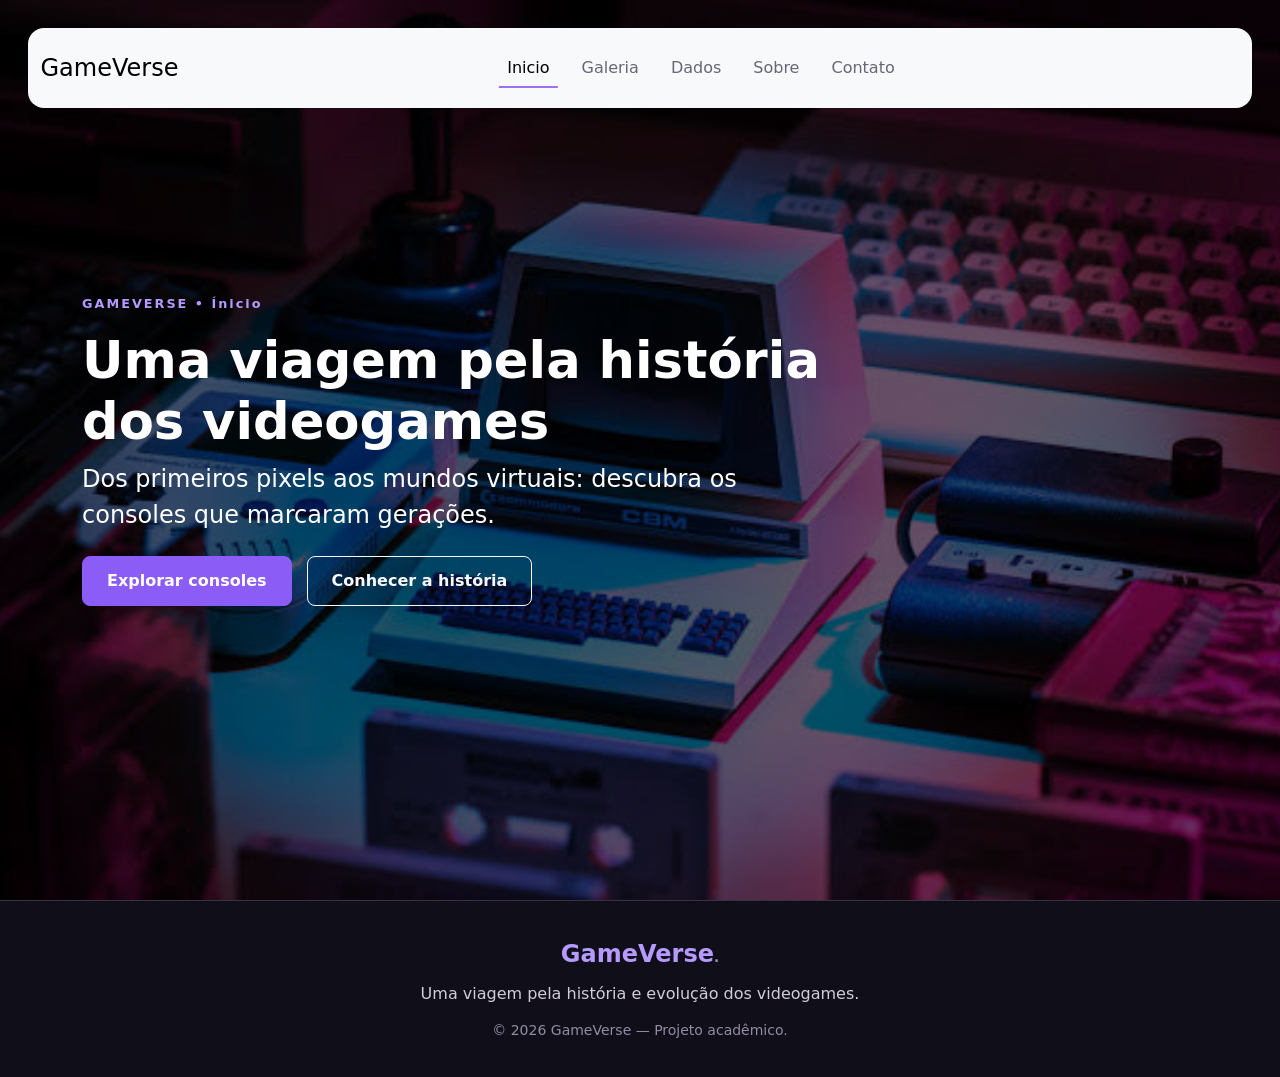
<file: AT2-DeploySite/index.html>
<!doctype html>
<html lang="pt-br">

<head>
    <meta charset="utf-8">
    <meta name="viewport" content="width=device-width, initial-scale=1">
    <title> GV | Inicio</title>
    <!-- Bootstrap CSS -->
    <link href="https://cdn.jsdelivr.net/npm/bootstrap@5.3.8/dist/css/bootstrap.min.css" rel="stylesheet"
        integrity="sha384-sRIl4kxILFvY47J16cr9ZwB07vP4J8+LH7qKQnuqkuIAvNWLzeN8tE5YBujZqJLB" crossorigin="anonymous">
    <!-- My CSS -->
    <link rel="stylesheet" href="css/style.css">

    <!-- Ícone da aba do navegador -->
    <link rel="icon" type="image/png" href="img/icon.png">
</head>

<body>
    <!-- Navbar -->
    <nav class="navbar navbar-expand-lg navbar-light bg-light fixed-top">
        <div class="container-fluid">
            <a class="navbar-brand me-auto" href="#">GameVerse</a>
            <button class="navbar-toggler" type="button" data-bs-toggle="offcanvas" data-bs-target="#offcanvasNavbar"
                aria-controls="offcanvasNavbar" aria-label="Toggle navigation">
                <span class="navbar-toggler-icon"></span>
            </button>
            <div class="offcanvas offcanvas-end" tabindex="-1" id="offcanvasNavbar"
                aria-labelledby="offcanvasNavbarLabel">
                <div class="offcanvas-header">
                    <h5 class="offcanvas-title" id="offcanvasNavbarLabel">Menu</h5>
                    <button type="button" class="btn-close" data-bs-dismiss="offcanvas" aria-label="Close"></button>
                </div>
                <div class="offcanvas-body">
                    <ul class="navbar-nav justify-content-center flex-grow-1 pe-3">
                        <li class="nav-item">
                            <a class="nav-link active mx-lg-2" aria-current="page" href="#">Inicio</a>
                        </li>
                        <li class="nav-item">
                            <a class="nav-link mx-lg-2" href="galeria.html">Galeria</a>
                        </li>
                        </li>
                        <li class="nav-item">
                            <a class="nav-link mx-lg-2" href="dados.html">Dados</a>
                        </li>
                        </li>
                        <li class="nav-item">
                            <a class="nav-link mx-lg-2" href="sobre.html">Sobre</a>
                        </li>
                        </li>
                        <li class="nav-item">
                            <a class="nav-link mx-lg-2" href="contato.html">Contato</a>
                        </li>
                    </ul>

                </div>
            </div>
        </div>
    </nav>
    <!--End Navbar -->


    <!-- Hero section -->
    <section class="hero-section">
        <div class="container d-flex flex-column align-items-start justify-content-center text-white">
            <span class="dados-etiqueta">
                GAMEVERSE • Ínicio
            </span>

            <h1>Uma viagem pela história dos videogames</h1>

            <h2>
                Dos primeiros pixels aos mundos virtuais:
                descubra os consoles que marcaram gerações.
            </h2>
            <div class="hero-buttons">
                <a href="galeria.html" class="btn btn-primary">
                    Explorar consoles
                </a>

                <a href="sobre.html" class="btn btn-outline-light">
                    Conhecer a história
                </a>
            </div>
        </div>
    </section>
    <!-- End hero section -->



    <!-- RODAPÉ -->
    <footer class="gameverse-footer">
        <div class="container text-center">

            <a class="footer-logo" href="index.html">
                GameVerse<span>.</span>
            </a>

            <p>
                Uma viagem pela história e evolução dos videogames.
            </p>

            <small>
                © 2026 GameVerse — Projeto acadêmico.
            </small>

        </div>
    </footer>


    <!-- Bootstrap JS -->
    <script src="https://cdn.jsdelivr.net/npm/bootstrap@5.3.8/dist/js/bootstrap.bundle.min.js"
        integrity="sha384-FKyoEForCGlyvwx9Hj09JcYn3nv7wiPVlz7YYwJrWVcXK/BmnVDxM+D2scQbITxI"
        crossorigin="anonymous"></script>
</body>

</html>
</file>
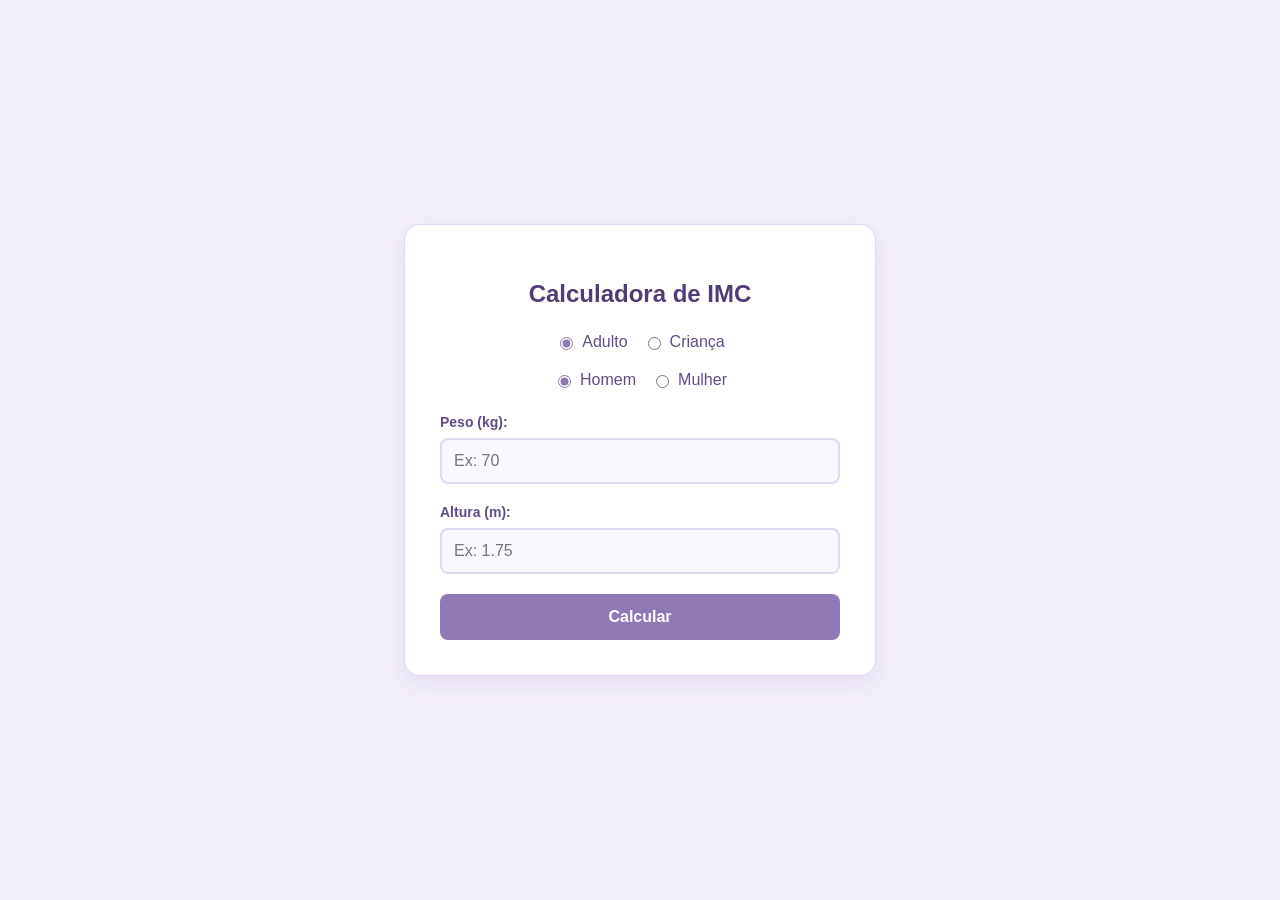
<file: AT3-CalculadoraIMC/index.html>
<!DOCTYPE html>
<html lang="pt-BR">

<head>
    <meta charset="UTF-8">
    <meta name="viewport" content="width=device-width, initial-scale=1.0">
    <title>Calculadora de IMC | Descubra seu Índice de Massa Corporal</title>
    <meta name="description"
        content="Calcule seu IMC de forma rápida e fácil com nossa calculadora online em tons pastel.">

    <!-- Chamada do arquivo CSS externo -->
    <link rel="stylesheet" href="style.css">
    <!-- 3. Favicon (Ícone da aba do navegador) -->
    <link rel="icon" type="image/x-icon" href="img/icon.png">

</head>

<body>

    <div class="container">
        <h2>Calculadora de IMC</h2>

        <div class="radio-group">
            <label class="radio-option">
                <input type="radio" name="publico" value="adulto" checked> Adulto
            </label>
            <label class="radio-option">
                <input type="radio" name="publico" value="crianca"> Criança
            </label>
        </div>

        <div class="radio-group" style="margin-bottom: 25px;">
            <label class="radio-option">
                <input type="radio" name="sexo" value="masculino" checked> Homem
            </label>
            <label class="radio-option">
                <input type="radio" name="sexo" value="feminino"> Mulher
            </label>
        </div>

        <div class="input-group">
            <label for="peso">Peso (kg):</label>
            <input type="number" id="peso" step="0.1" placeholder="Ex: 70" required>
        </div>

        <div class="input-group">
            <label for="altura">Altura (m):</label>
            <input type="number" id="altura" step="0.01" placeholder="Ex: 1.75" required>
        </div>

        <button onclick="calcularIMC()">Calcular</button>

        <div id="resultado"></div>
    </div>

    <!-- Chamada do arquivo JS externo -->
    <script src="script.js"></script>
</body>

</html>
</file>
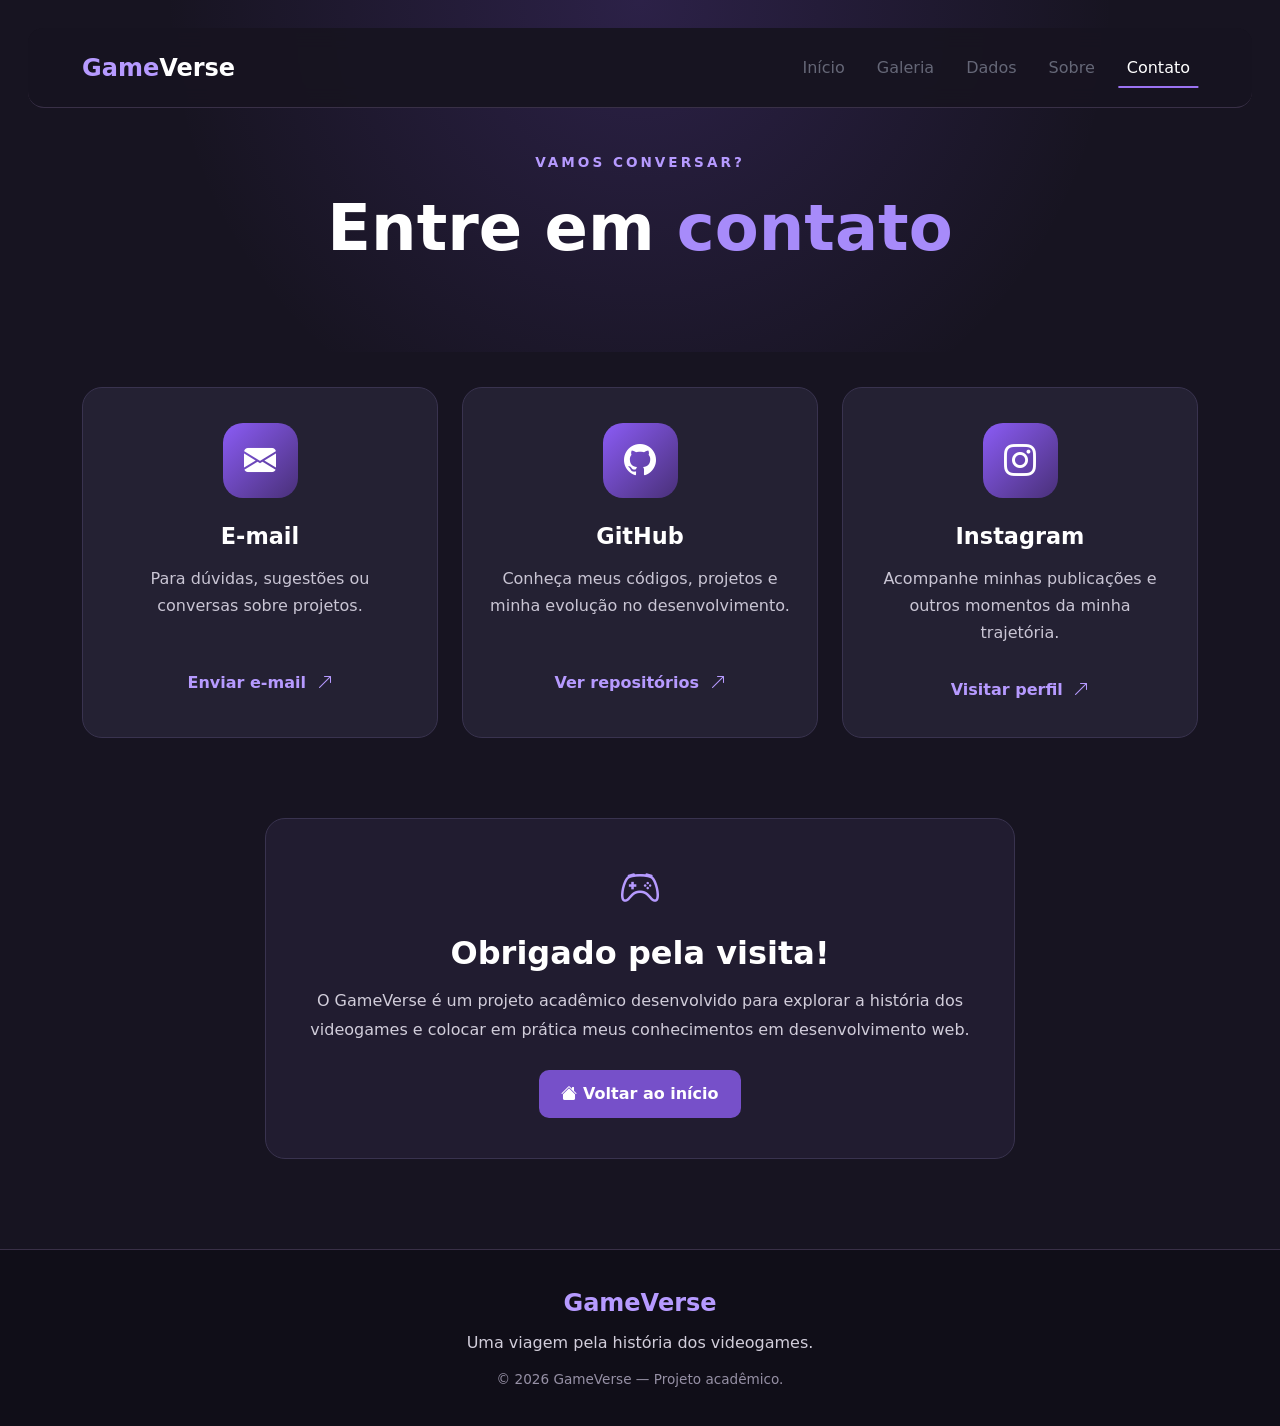
<file: AT2-DeploySite/contato.html>
<!DOCTYPE html>
<html lang="pt-br">

<head>
    <meta charset="UTF-8">
    <meta name="viewport" content="width=device-width, initial-scale=1.0">

    <title>GameVerse | Contato</title>

    <!-- Bootstrap CSS -->
    <link href="https://cdn.jsdelivr.net/npm/bootstrap@5.3.8/dist/css/bootstrap.min.css" rel="stylesheet">

    <!-- Bootstrap Icons -->
    <link rel="stylesheet" href="https://cdn.jsdelivr.net/npm/bootstrap-icons@1.11.3/font/bootstrap-icons.min.css">

    <!-- CSS personalizado -->
    <link rel="stylesheet" href="css/style.css">

    <!-- Ícone da aba do navegador -->
    <link rel="icon" type="image/png" href="img/icon.png">
</head>

<body class="contato-body">

    <!-- NAVBAR -->
    <nav class="navbar navbar-dark navbar-expand-lg fixed-top contato-navbar">
        <div class="container">

            <a class="navbar-brand fw-bold" href="index.html">
                <span class="logo-game">Game</span>Verse
            </a>

            <button class="navbar-toggler" type="button" data-bs-toggle="offcanvas" data-bs-target="#menuContato"
                aria-controls="menuContato" aria-label="Abrir menu">
                <span class="navbar-toggler-icon"></span>
            </button>

            <div class="offcanvas offcanvas-end text-bg-dark" tabindex="-1" id="menuContato"
                aria-labelledby="tituloMenuContato">

                <div class="offcanvas-header">
                    <h5 class="offcanvas-title" id="tituloMenuContato">GameVerse</h5>
                    <button type="button" class="btn-close btn-close-white" data-bs-dismiss="offcanvas"
                        aria-label="Fechar"></button>
                </div>

                <div class="offcanvas-body">
                    <ul class="navbar-nav ms-auto gap-lg-3">
                        <li class="nav-item">
                            <a class="nav-link" href="index.html">Início</a>
                        </li>
                        <li class="nav-item">
                            <a class="nav-link" href="galeria.html">Galeria</a>
                        </li>
                        <li class="nav-item">
                            <a class="nav-link" href="dados.html">Dados</a>
                        </li>
                        <li class="nav-item">
                            <a class="nav-link" href="sobre.html">Sobre</a>
                        </li>
                        <li class="nav-item">
                            <a class="nav-link active" aria-current="page" href="contato.html">Contato</a>
                        </li>
                    </ul>
                </div>
            </div>

        </div>
    </nav>

    <main>
        <!-- APRESENTAÇÃO -->
        <section class="contato-hero">
            <div class="container text-center">
                <span class="contato-etiqueta">VAMOS CONVERSAR?</span>

                <h1>Entre em <span>contato</span></h1>


            </div>
        </section>

        <!-- CARTÕES DE CONTATO -->
        <section class="contato-secao">
            <div class="container">

                <div class="row g-4 justify-content-center">

                    <!-- E-MAIL -->
                    <div class="col-12 col-md-6 col-lg-4">
                        <div class="contato-card">
                            <div class="contato-icone">
                                <i class="bi bi-envelope-fill"></i>
                            </div>

                            <h2>E-mail</h2>

                            <p>
                                Para dúvidas, sugestões ou conversas
                                sobre projetos.
                            </p>

                            <a href="mailto:luanaxtech@gmail.com" class="contato-link">
                                Enviar e-mail
                                <i class="bi bi-arrow-up-right"></i>
                            </a>
                        </div>
                    </div>

                    <!-- GITHUB -->
                    <div class="col-12 col-md-6 col-lg-4">
                        <div class="contato-card">
                            <div class="contato-icone">
                                <i class="bi bi-github"></i>
                            </div>

                            <h2>GitHub</h2>

                            <p>
                                Conheça meus códigos, projetos e
                                minha evolução no desenvolvimento.
                            </p>

                            <a href="https://github.com/Luuhxd" target="_blank" rel="noopener noreferrer"
                                class="contato-link">
                                Ver repositórios
                                <i class="bi bi-arrow-up-right"></i>
                            </a>
                        </div>
                    </div>

                    <!-- INSTAGRAM -->
                    <div class="col-12 col-md-6 col-lg-4">
                        <div class="contato-card">
                            <div class="contato-icone">
                                <i class="bi bi-instagram"></i>
                            </div>

                            <h2>Instagram</h2>

                            <p>
                                Acompanhe minhas publicações e
                                outros momentos da minha trajetória.
                            </p>

                            <a href="https://www.instagram.com/Kuaasx.__/" target="_blank" rel="noopener noreferrer"
                                class="contato-link">
                                Visitar perfil
                                <i class="bi bi-arrow-up-right"></i>
                            </a>
                        </div>
                    </div>

                </div>

                <!-- MENSAGEM FINAL -->
                <div class="contato-mensagem text-center">
                    <i class="bi bi-controller"></i>

                    <h2>Obrigado pela visita!</h2>

                    <p>
                        O GameVerse é um projeto acadêmico desenvolvido
                        para explorar a história dos videogames e colocar
                        em prática meus conhecimentos em desenvolvimento web.
                    </p>

                    <a href="index.html" class="btn-contato-voltar">
                        <i class="bi bi-house-fill"></i>
                        Voltar ao início
                    </a>
                </div>

            </div>
        </section>
    </main>

    <!-- RODAPÉ -->
    <footer class="gameverse-footer">
        <div class="container text-center">
            <a href="index.html" class="footer-logo">
                GameVerse
            </a>

            <p>
                Uma viagem pela história dos videogames.
            </p>

            <span>
                © 2026 GameVerse — Projeto acadêmico.
            </span>
        </div>
    </footer>

    <!-- Bootstrap JS -->
    <script src="https://cdn.jsdelivr.net/npm/bootstrap@5.3.8/dist/js/bootstrap.bundle.min.js"></script>

</body>

</html>
</file>
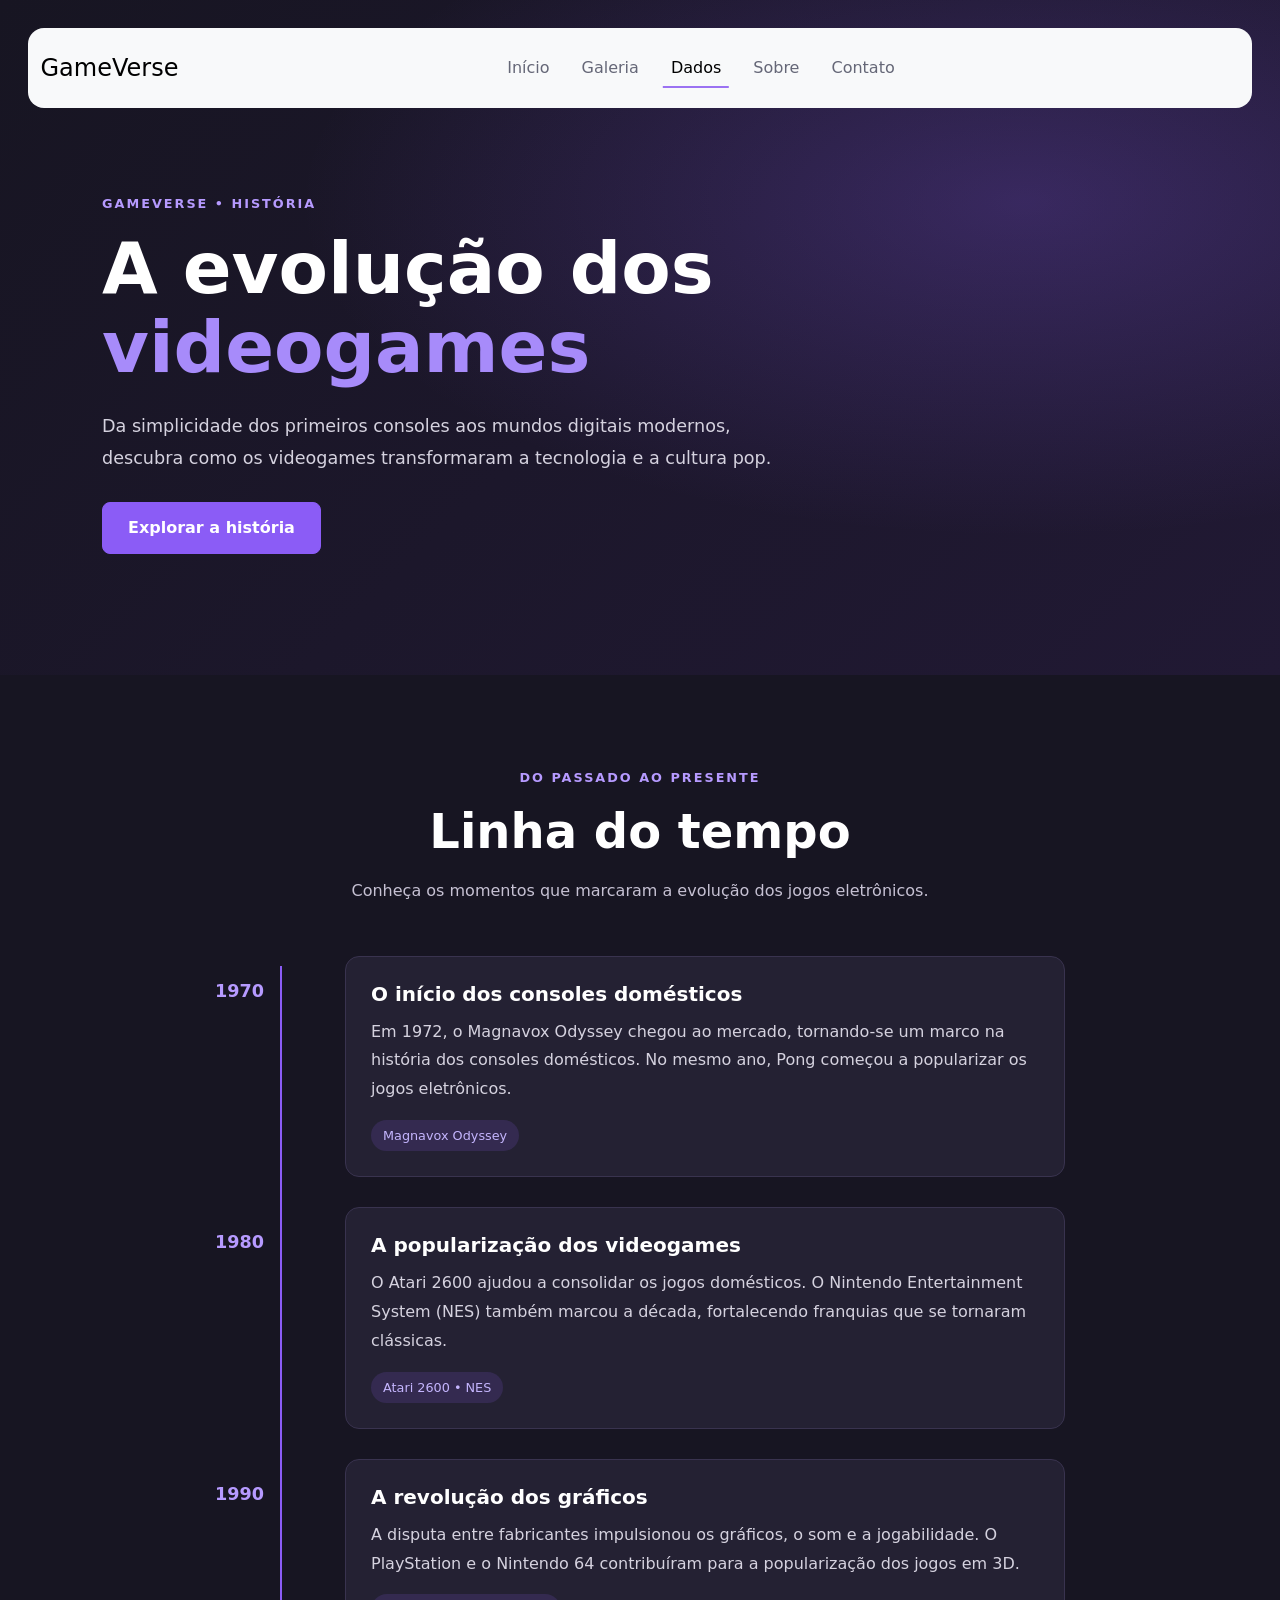
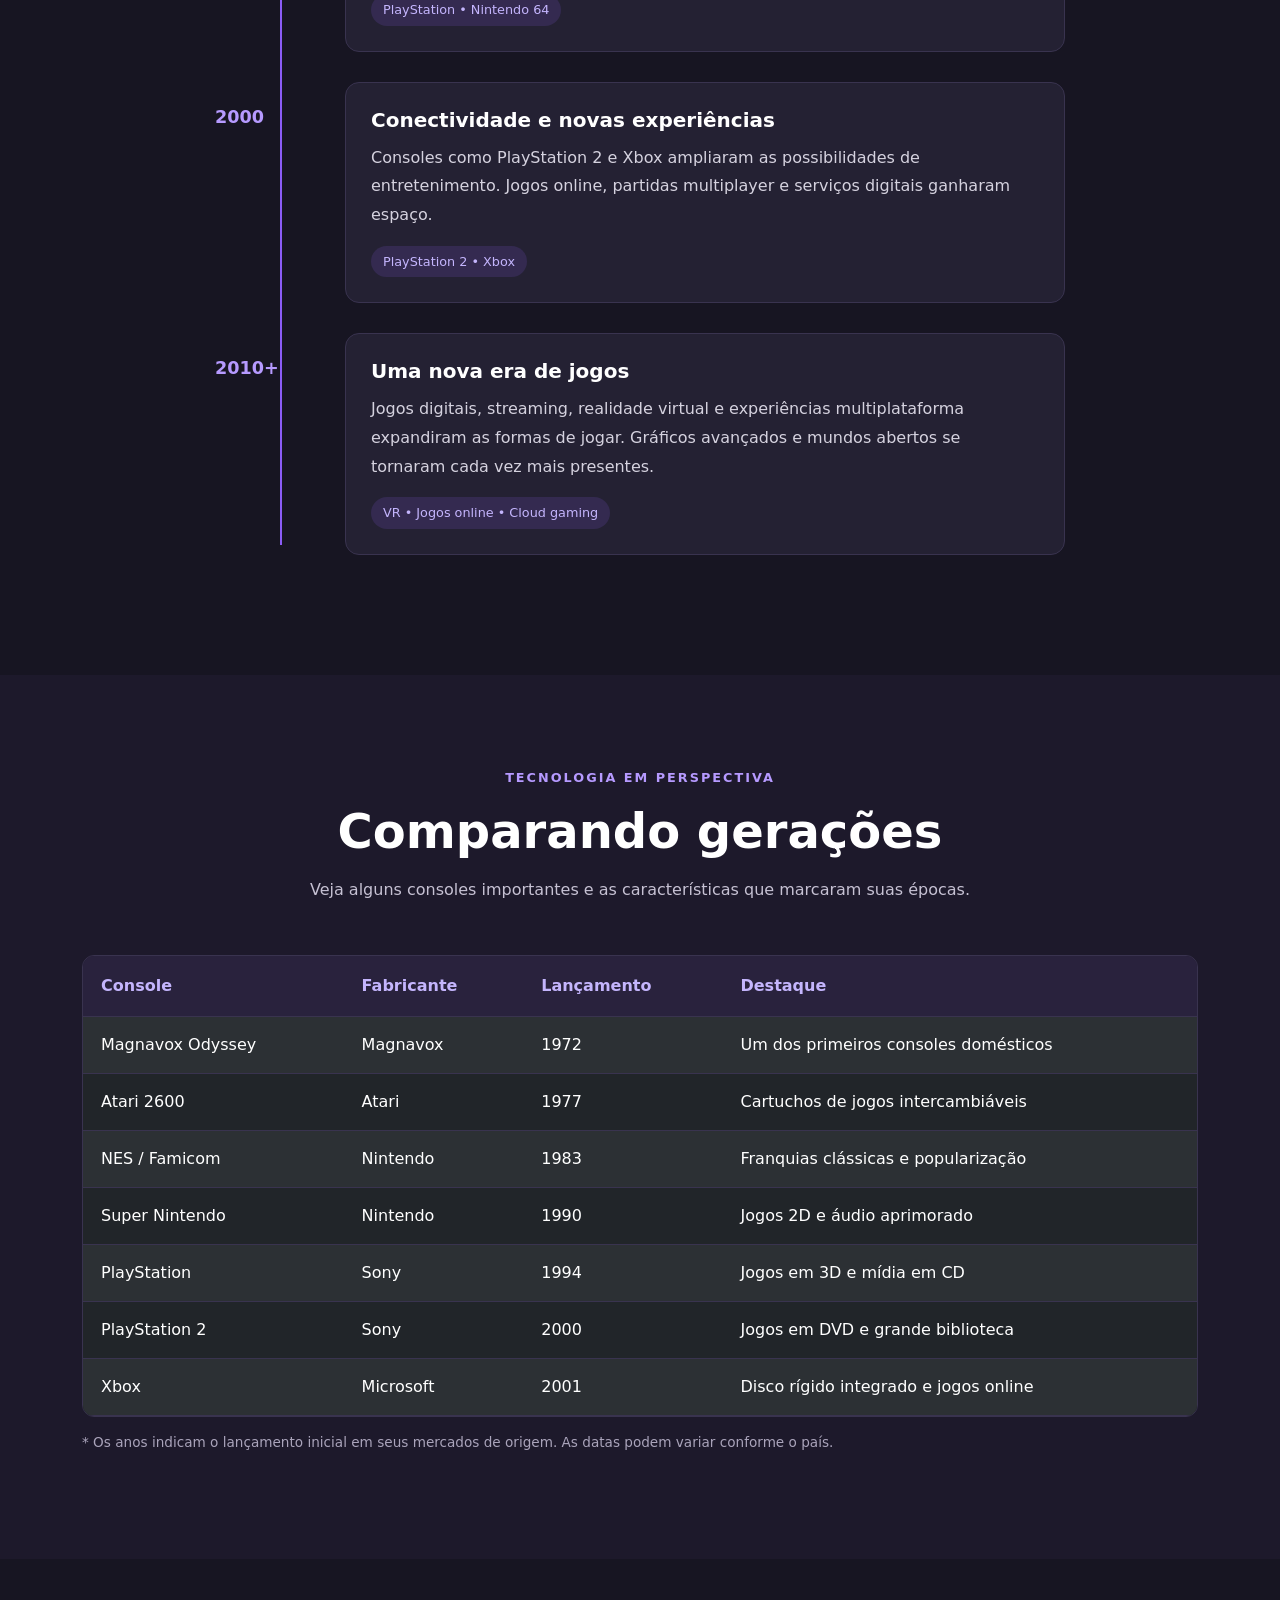
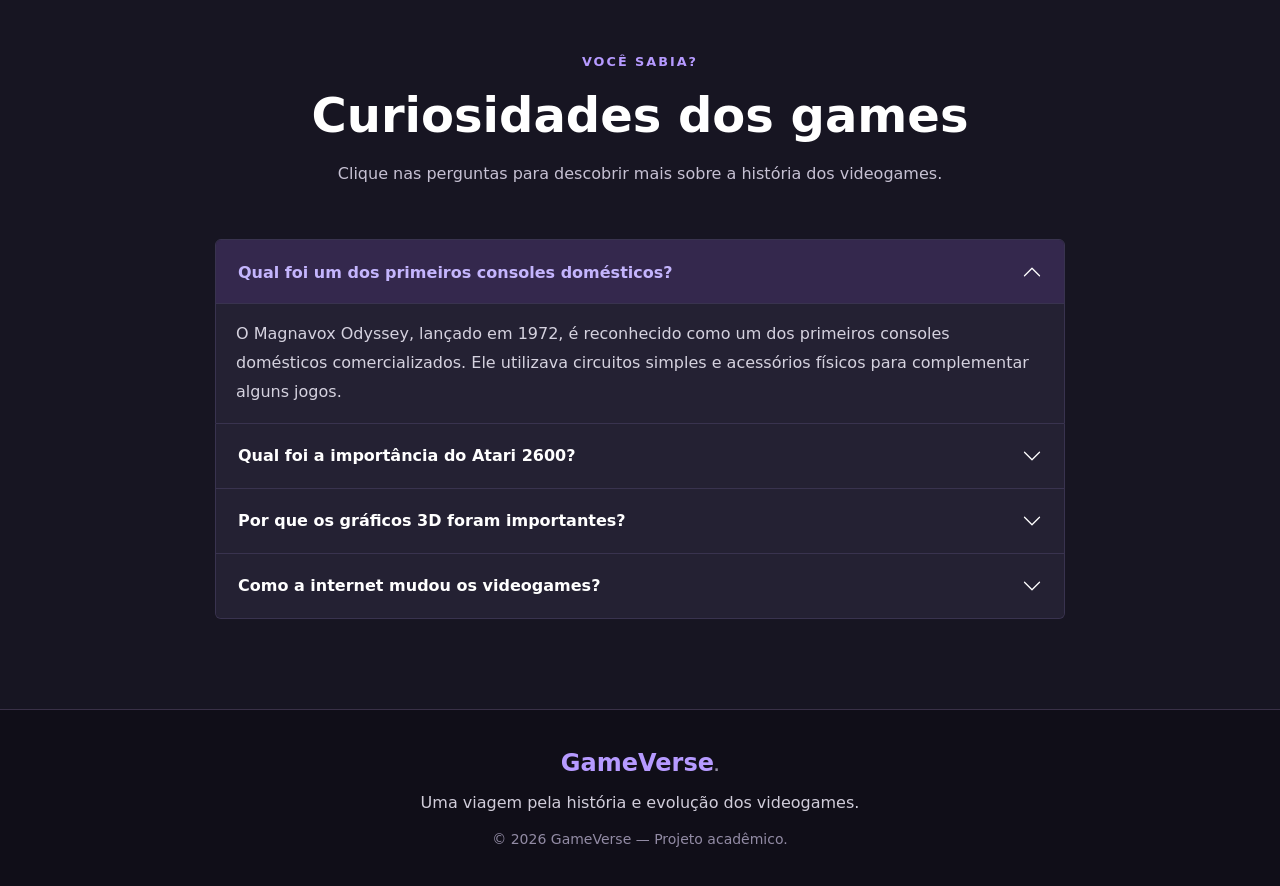
<file: AT2-DeploySite/dados.html>
<!DOCTYPE html>
<html lang="pt-br">

<head>
    <meta charset="UTF-8">
    <meta name="viewport" content="width=device-width, initial-scale=1.0">

    <title>GV | História dos Videogames</title>

    <!-- Bootstrap CSS -->
    <link href="https://cdn.jsdelivr.net/npm/bootstrap@5.3.8/dist/css/bootstrap.min.css" rel="stylesheet">

    <!-- CSS do projeto -->
    <link rel="stylesheet" href="css/style.css">

    <!-- Ícone da aba do navegador -->
    <link rel="icon" type="image/png" href="img/icon.png">
</head>

<body>

    <!-- NAVBAR -->
    <nav class="navbar navbar-expand-lg navbar-light bg-light fixed-top">
        <div class="container-fluid">

            <a class="navbar-brand me-auto" href="index.html">
                GameVerse
            </a>

            <button class="navbar-toggler" type="button" data-bs-toggle="offcanvas" data-bs-target="#offcanvasNavbar"
                aria-controls="offcanvasNavbar" aria-label="Abrir menu">

                <span class="navbar-toggler-icon"></span>
            </button>

            <div class="offcanvas offcanvas-end" tabindex="-1" id="offcanvasNavbar"
                aria-labelledby="offcanvasNavbarLabel">

                <div class="offcanvas-header">
                    <h5 class="offcanvas-title" id="offcanvasNavbarLabel">
                        Menu
                    </h5>

                    <button type="button" class="btn-close" data-bs-dismiss="offcanvas" aria-label="Fechar">
                    </button>
                </div>

                <div class="offcanvas-body">
                    <ul class="navbar-nav justify-content-center flex-grow-1 pe-3">

                        <li class="nav-item">
                            <a class="nav-link mx-lg-2" href="index.html">
                                Início
                            </a>
                        </li>

                        <li class="nav-item">
                            <a class="nav-link mx-lg-2" href="galeria.html">
                                Galeria
                            </a>
                        </li>

                        <li class="nav-item">
                            <a class="nav-link active mx-lg-2" href="dados.html" aria-current="page">
                                Dados
                            </a>
                        </li>

                        <li class="nav-item">
                            <a class="nav-link mx-lg-2" href="sobre.html">
                                Sobre
                            </a>
                        </li>

                        <li class="nav-item">
                            <a class="nav-link mx-lg-2" href="contato.html">
                                Contato
                            </a>
                        </li>

                    </ul>
                </div>
            </div>
        </div>
    </nav>
    <!-- FIM NAVBAR -->


    <main>

        <!-- CABEÇALHO -->
        <section class="dados-hero">
            <div class="container">

                <span class="dados-etiqueta">
                    GAMEVERSE • HISTÓRIA
                </span>

                <h1>
                    A evolução dos
                    <span>videogames</span>
                </h1>

                <p>
                    Da simplicidade dos primeiros consoles aos mundos
                    digitais modernos, descubra como os videogames
                    transformaram a tecnologia e a cultura pop.
                </p>

                <a href="#linha-do-tempo" class="btn btn-roxo">
                    Explorar a história
                </a>

            </div>
        </section>


        <!-- LINHA DO TEMPO -->
        <section class="dados-secao" id="linha-do-tempo">
            <div class="container">

                <div class="dados-titulo">
                    <span class="dados-etiqueta">DO PASSADO AO PRESENTE</span>
                    <h2>Linha do tempo</h2>
                    <p>
                        Conheça os momentos que marcaram a evolução
                        dos jogos eletrônicos.
                    </p>
                </div>

                <div class="timeline">

                    <article class="timeline-item">
                        <span class="timeline-ano">1970</span>

                        <div class="timeline-card">
                            <h3>O início dos consoles domésticos</h3>
                            <p>
                                Em 1972, o Magnavox Odyssey chegou ao mercado,
                                tornando-se um marco na história dos consoles
                                domésticos. No mesmo ano, Pong começou a
                                popularizar os jogos eletrônicos.
                            </p>
                            <span class="timeline-tag">
                                Magnavox Odyssey
                            </span>
                        </div>
                    </article>

                    <article class="timeline-item">
                        <span class="timeline-ano">1980</span>

                        <div class="timeline-card">
                            <h3>A popularização dos videogames</h3>
                            <p>
                                O Atari 2600 ajudou a consolidar os jogos
                                domésticos. O Nintendo Entertainment System
                                (NES) também marcou a década, fortalecendo
                                franquias que se tornaram clássicas.
                            </p>
                            <span class="timeline-tag">
                                Atari 2600 • NES
                            </span>
                        </div>
                    </article>

                    <article class="timeline-item">
                        <span class="timeline-ano">1990</span>

                        <div class="timeline-card">
                            <h3>A revolução dos gráficos</h3>
                            <p>
                                A disputa entre fabricantes impulsionou
                                os gráficos, o som e a jogabilidade.
                                O PlayStation e o Nintendo 64 contribuíram
                                para a popularização dos jogos em 3D.
                            </p>
                            <span class="timeline-tag">
                                PlayStation • Nintendo 64
                            </span>
                        </div>
                    </article>

                    <article class="timeline-item">
                        <span class="timeline-ano">2000</span>

                        <div class="timeline-card">
                            <h3>Conectividade e novas experiências</h3>
                            <p>
                                Consoles como PlayStation 2 e Xbox ampliaram
                                as possibilidades de entretenimento.
                                Jogos online, partidas multiplayer e serviços
                                digitais ganharam espaço.
                            </p>
                            <span class="timeline-tag">
                                PlayStation 2 • Xbox
                            </span>
                        </div>
                    </article>

                    <article class="timeline-item">
                        <span class="timeline-ano">2010+</span>

                        <div class="timeline-card">
                            <h3>Uma nova era de jogos</h3>
                            <p>
                                Jogos digitais, streaming, realidade virtual
                                e experiências multiplataforma expandiram
                                as formas de jogar. Gráficos avançados e
                                mundos abertos se tornaram cada vez mais
                                presentes.
                            </p>
                            <span class="timeline-tag">
                                VR • Jogos online • Cloud gaming
                            </span>
                        </div>
                    </article>

                </div>
            </div>
        </section>


        <!-- TABELA COMPARATIVA -->
        <section class="dados-secao dados-tabela" id="comparacao">
            <div class="container">

                <div class="dados-titulo">
                    <span class="dados-etiqueta">TECNOLOGIA EM PERSPECTIVA</span>
                    <h2>Comparando gerações</h2>
                    <p>
                        Veja alguns consoles importantes e as
                        características que marcaram suas épocas.
                    </p>
                </div>

                <div class="table-responsive">
                    <table class="table table-dark table-striped
                                  table-hover align-middle">

                        <thead>
                            <tr>
                                <th scope="col">Console</th>
                                <th scope="col">Fabricante</th>
                                <th scope="col">Lançamento</th>
                                <th scope="col">Destaque</th>
                            </tr>
                        </thead>

                        <tbody>
                            <tr>
                                <td>Magnavox Odyssey</td>
                                <td>Magnavox</td>
                                <td>1972</td>
                                <td>Um dos primeiros consoles domésticos</td>
                            </tr>

                            <tr>
                                <td>Atari 2600</td>
                                <td>Atari</td>
                                <td>1977</td>
                                <td>Cartuchos de jogos intercambiáveis</td>
                            </tr>

                            <tr>
                                <td>NES / Famicom</td>
                                <td>Nintendo</td>
                                <td>1983</td>
                                <td>Franquias clássicas e popularização</td>
                            </tr>

                            <tr>
                                <td>Super Nintendo</td>
                                <td>Nintendo</td>
                                <td>1990</td>
                                <td>Jogos 2D e áudio aprimorado</td>
                            </tr>

                            <tr>
                                <td>PlayStation</td>
                                <td>Sony</td>
                                <td>1994</td>
                                <td>Jogos em 3D e mídia em CD</td>
                            </tr>

                            <tr>
                                <td>PlayStation 2</td>
                                <td>Sony</td>
                                <td>2000</td>
                                <td>Jogos em DVD e grande biblioteca</td>
                            </tr>

                            <tr>
                                <td>Xbox</td>
                                <td>Microsoft</td>
                                <td>2001</td>
                                <td>Disco rígido integrado e jogos online</td>
                            </tr>
                        </tbody>

                    </table>
                </div>

                <p class="tabela-nota">
                    * Os anos indicam o lançamento inicial em seus
                    mercados de origem. As datas podem variar conforme
                    o país.
                </p>

            </div>
        </section>


        <!-- CURIOSIDADES E FAQ -->
        <section class="dados-secao dados-faq" id="curiosidades">
            <div class="container">

                <div class="dados-titulo">
                    <span class="dados-etiqueta">VOCÊ SABIA?</span>
                    <h2>Curiosidades dos games</h2>
                    <p>
                        Clique nas perguntas para descobrir
                        mais sobre a história dos videogames.
                    </p>
                </div>

                <div class="accordion" id="accordionGames">

                    <!-- Pergunta 1 -->
                    <div class="accordion-item">
                        <h3 class="accordion-header">
                            <button class="accordion-button" type="button" data-bs-toggle="collapse"
                                data-bs-target="#resposta1" aria-expanded="true" aria-controls="resposta1">

                                Qual foi um dos primeiros consoles domésticos?
                            </button>
                        </h3>

                        <div id="resposta1" class="accordion-collapse collapse show" data-bs-parent="#accordionGames">

                            <div class="accordion-body">
                                O Magnavox Odyssey, lançado em 1972,
                                é reconhecido como um dos primeiros
                                consoles domésticos comercializados.
                                Ele utilizava circuitos simples e
                                acessórios físicos para complementar
                                alguns jogos.
                            </div>
                        </div>
                    </div>

                    <!-- Pergunta 2 -->
                    <div class="accordion-item">
                        <h3 class="accordion-header">
                            <button class="accordion-button collapsed" type="button" data-bs-toggle="collapse"
                                data-bs-target="#resposta2" aria-expanded="false" aria-controls="resposta2">

                                Qual foi a importância do Atari 2600?
                            </button>
                        </h3>

                        <div id="resposta2" class="accordion-collapse collapse" data-bs-parent="#accordionGames">

                            <div class="accordion-body">
                                O Atari 2600 ajudou a popularizar os
                                videogames domésticos. Seu sistema de
                                cartuchos permitia jogar diferentes
                                títulos no mesmo console, ampliando
                                as possibilidades de entretenimento.
                            </div>
                        </div>
                    </div>

                    <!-- Pergunta 3 -->
                    <div class="accordion-item">
                        <h3 class="accordion-header">
                            <button class="accordion-button collapsed" type="button" data-bs-toggle="collapse"
                                data-bs-target="#resposta3" aria-expanded="false" aria-controls="resposta3">

                                Por que os gráficos 3D foram importantes?
                            </button>
                        </h3>

                        <div id="resposta3" class="accordion-collapse collapse" data-bs-parent="#accordionGames">

                            <div class="accordion-body">
                                Os gráficos tridimensionais permitiram
                                criar ambientes com profundidade,
                                personagens em 3D e novas formas de
                                exploração. Isso transformou o design
                                e a jogabilidade de muitos títulos.
                            </div>
                        </div>
                    </div>

                    <!-- Pergunta 4 -->
                    <div class="accordion-item">
                        <h3 class="accordion-header">
                            <button class="accordion-button collapsed" type="button" data-bs-toggle="collapse"
                                data-bs-target="#resposta4" aria-expanded="false" aria-controls="resposta4">

                                Como a internet mudou os videogames?
                            </button>
                        </h3>

                        <div id="resposta4" class="accordion-collapse collapse" data-bs-parent="#accordionGames">

                            <div class="accordion-body">
                                A internet possibilitou partidas com
                                pessoas de diferentes lugares,
                                atualizações, lojas digitais, jogos
                                cooperativos e comunidades online.
                                Também ajudou a popularizar os
                                campeonatos de e-sports.
                            </div>
                        </div>
                    </div>

                </div>
            </div>
        </section>

    </main>


    <!-- RODAPÉ -->
    <footer class="gameverse-footer">
        <div class="container text-center">

            <a class="footer-logo" href="index.html">
                GameVerse<span>.</span>
            </a>

            <p>
                Uma viagem pela história e evolução dos videogames.
            </p>

            <small>
                © 2026 GameVerse — Projeto acadêmico.
            </small>

        </div>
    </footer>


    <!-- Bootstrap JS -->
    <script src="https://cdn.jsdelivr.net/npm/bootstrap@5.3.8/dist/js/bootstrap.bundle.min.js">
    </script>

</body>

</html>
</file>
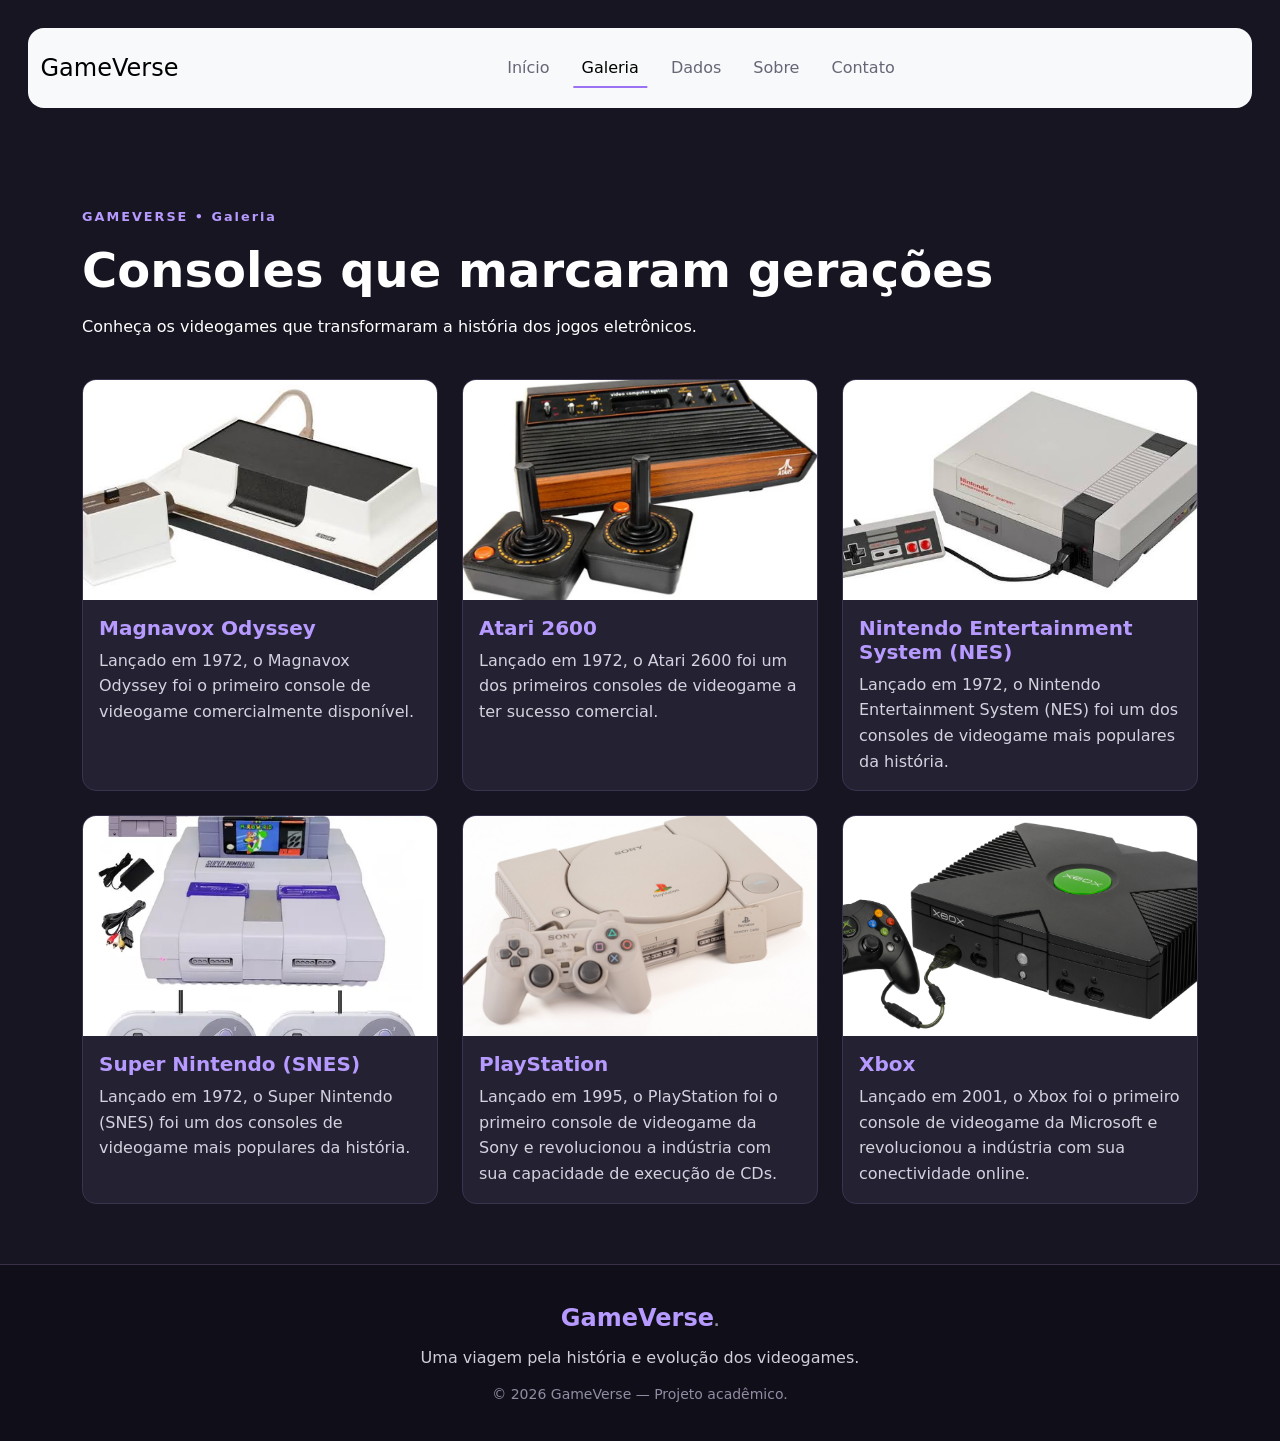
<file: AT2-DeploySite/galeria.html>
<!DOCTYPE html>
<html lang="pt-br">

<head>
    <meta charset="UTF-8">
    <meta name="viewport" content="width=device-width, initial-scale=1.0">

    <title>GV | Galeria</title>

    <!-- Bootstrap CSS -->
    <link href="https://cdn.jsdelivr.net/npm/bootstrap@5.3.8/dist/css/bootstrap.min.css" rel="stylesheet">

    <!-- Meu CSS -->
    <link rel="stylesheet" href="css/style.css">

    <!-- Ícone da aba do navegador -->
    <link rel="icon" type="image/png" href="img/icon.png">
</head>

<body>

    <!-- Navbar -->
    <nav class="navbar navbar-expand-lg navbar-light bg-light fixed-top">
        <div class="container-fluid">

            <a class="navbar-brand me-auto" href="index.html">
                GameVerse
            </a>

            <button class="navbar-toggler" type="button" data-bs-toggle="offcanvas" data-bs-target="#offcanvasNavbar"
                aria-controls="offcanvasNavbar" aria-label="Abrir menu">

                <span class="navbar-toggler-icon"></span>
            </button>

            <div class="offcanvas offcanvas-end" tabindex="-1" id="offcanvasNavbar"
                aria-labelledby="offcanvasNavbarLabel">

                <div class="offcanvas-header">
                    <h5 class="offcanvas-title" id="offcanvasNavbarLabel">
                        Menu
                    </h5>

                    <button type="button" class="btn-close" data-bs-dismiss="offcanvas" aria-label="Fechar">
                    </button>
                </div>

                <div class="offcanvas-body">

                    <ul class="navbar-nav justify-content-center flex-grow-1 pe-3">

                        <li class="nav-item">
                            <a class="nav-link mx-lg-2" href="index.html">
                                Início
                            </a>
                        </li>

                        <li class="nav-item">
                            <a class="nav-link active mx-lg-2" aria-current="page" href="galeria.html">
                                Galeria
                            </a>
                        </li>

                        <li class="nav-item">
                            <a class="nav-link mx-lg-2" href="dados.html">
                                Dados
                            </a>
                        </li>

                        <li class="nav-item">
                            <a class="nav-link mx-lg-2" href="sobre.html">
                                Sobre
                            </a>
                        </li>

                        <li class="nav-item">
                            <a class="nav-link mx-lg-2" href="contato.html">
                                Contato
                            </a>
                        </li>

                    </ul>

                </div>
            </div>
        </div>
    </nav>
    <!-- Fim Navbar -->


    <!-- Seção Galeria -->
    <section class="section-galeria">

        <div class="container text-white">
            <br><br><br><br><br><br>
            <span class="dados-etiqueta">
                GAMEVERSE • Galeria
            </span>
            <h1>Consoles que marcaram gerações</h1>

            <p>
                Conheça os videogames que transformaram
                a história dos jogos eletrônicos.
            </p>

            <div class="row g-4 mt-3">

                <!-- Card 1 -->
                <div class="col-12 col-md-6 col-lg-4">

                    <div class="card h-100">

                        <img src="img/card/1.jpg" class="card-img-top" alt="Magnavox Odyssey">

                        <div class="card-body">

                            <h5 class="card-title">
                                Magnavox Odyssey
                            </h5>

                            <p class="card-text">
                                Lançado em 1972, o Magnavox Odyssey foi o primeiro console de videogame comercialmente
                                disponível.
                            </p>

                        </div>
                    </div>
                </div>

                <!-- Card 2 -->
                <div class="col-12 col-md-6 col-lg-4">

                    <div class="card h-100">

                        <img src="img/card/2.jpg" class="card-img-top" alt="Atari 2600">

                        <div class="card-body">

                            <h5 class="card-title">
                                Atari 2600
                            </h5>

                            <p class="card-text">
                                Lançado em 1972, o Atari 2600 foi um dos primeiros consoles de videogame a ter sucesso
                                comercial.
                            </p>

                        </div>
                    </div>
                </div>

                <!-- Card 3 -->
                <div class="col-12 col-md-6 col-lg-4">

                    <div class="card h-100">

                        <img src="img/card/3.jpg" class="card-img-top" alt="Nintendo Entertainment System (NES)">

                        <div class="card-body">

                            <h5 class="card-title">
                                Nintendo Entertainment System (NES)
                            </h5>

                            <p class="card-text">
                                Lançado em 1972, o Nintendo Entertainment System (NES) foi um dos consoles de videogame
                                mais populares da história.
                            </p>

                        </div>
                    </div>
                </div>

                <!-- Card 4 -->
                <div class="col-12 col-md-6 col-lg-4">

                    <div class="card h-100">

                        <img src="img/card/4.jpg" class="card-img-top" alt="Super Nintendo (SNES)">

                        <div class="card-body">

                            <h5 class="card-title">
                                Super Nintendo (SNES)
                            </h5>

                            <p class="card-text">
                                Lançado em 1972, o Super Nintendo (SNES) foi um dos consoles de videogame mais populares
                                da história.
                            </p>

                        </div>
                    </div>
                </div>

                <!-- Card 5 -->
                <div class="col-12 col-md-6 col-lg-4">

                    <div class="card h-100">

                        <img src="img/card/5.jpg" class="card-img-top" alt="PlayStation">

                        <div class="card-body">

                            <h5 class="card-title">
                                PlayStation
                            </h5>

                            <p class="card-text">
                                Lançado em 1995, o PlayStation foi o primeiro console de videogame da Sony e
                                revolucionou a indústria com sua capacidade de execução de CDs.
                            </p>

                        </div>
                    </div>
                </div>

                <!-- Card 6 -->
                <div class="col-12 col-md-6 col-lg-4">

                    <div class="card h-100">

                        <img src="img/card/6.jpg" class="card-img-top" alt="Xbox">

                        <div class="card-body">

                            <h5 class="card-title">
                                Xbox
                            </h5>

                            <p class="card-text">
                                Lançado em 2001, o Xbox foi o primeiro console de videogame da Microsoft e revolucionou
                                a indústria com sua conectividade online.
                            </p>

                        </div>
                    </div>
                </div>

            </div>
        </div>

    </section>
    <!-- Fim Seção Galeria -->

    <!-- RODAPÉ -->
    <footer class="gameverse-footer">
        <div class="container text-center">

            <a class="footer-logo" href="index.html">
                GameVerse<span>.</span>
            </a>

            <p>
                Uma viagem pela história e evolução dos videogames.
            </p>

            <small>
                © 2026 GameVerse — Projeto acadêmico.
            </small>

        </div>
    </footer>


    <!-- Bootstrap JS -->
    <script src="https://cdn.jsdelivr.net/npm/bootstrap@5.3.8/dist/js/bootstrap.bundle.min.js">
    </script>

</body>

</html>
</file>
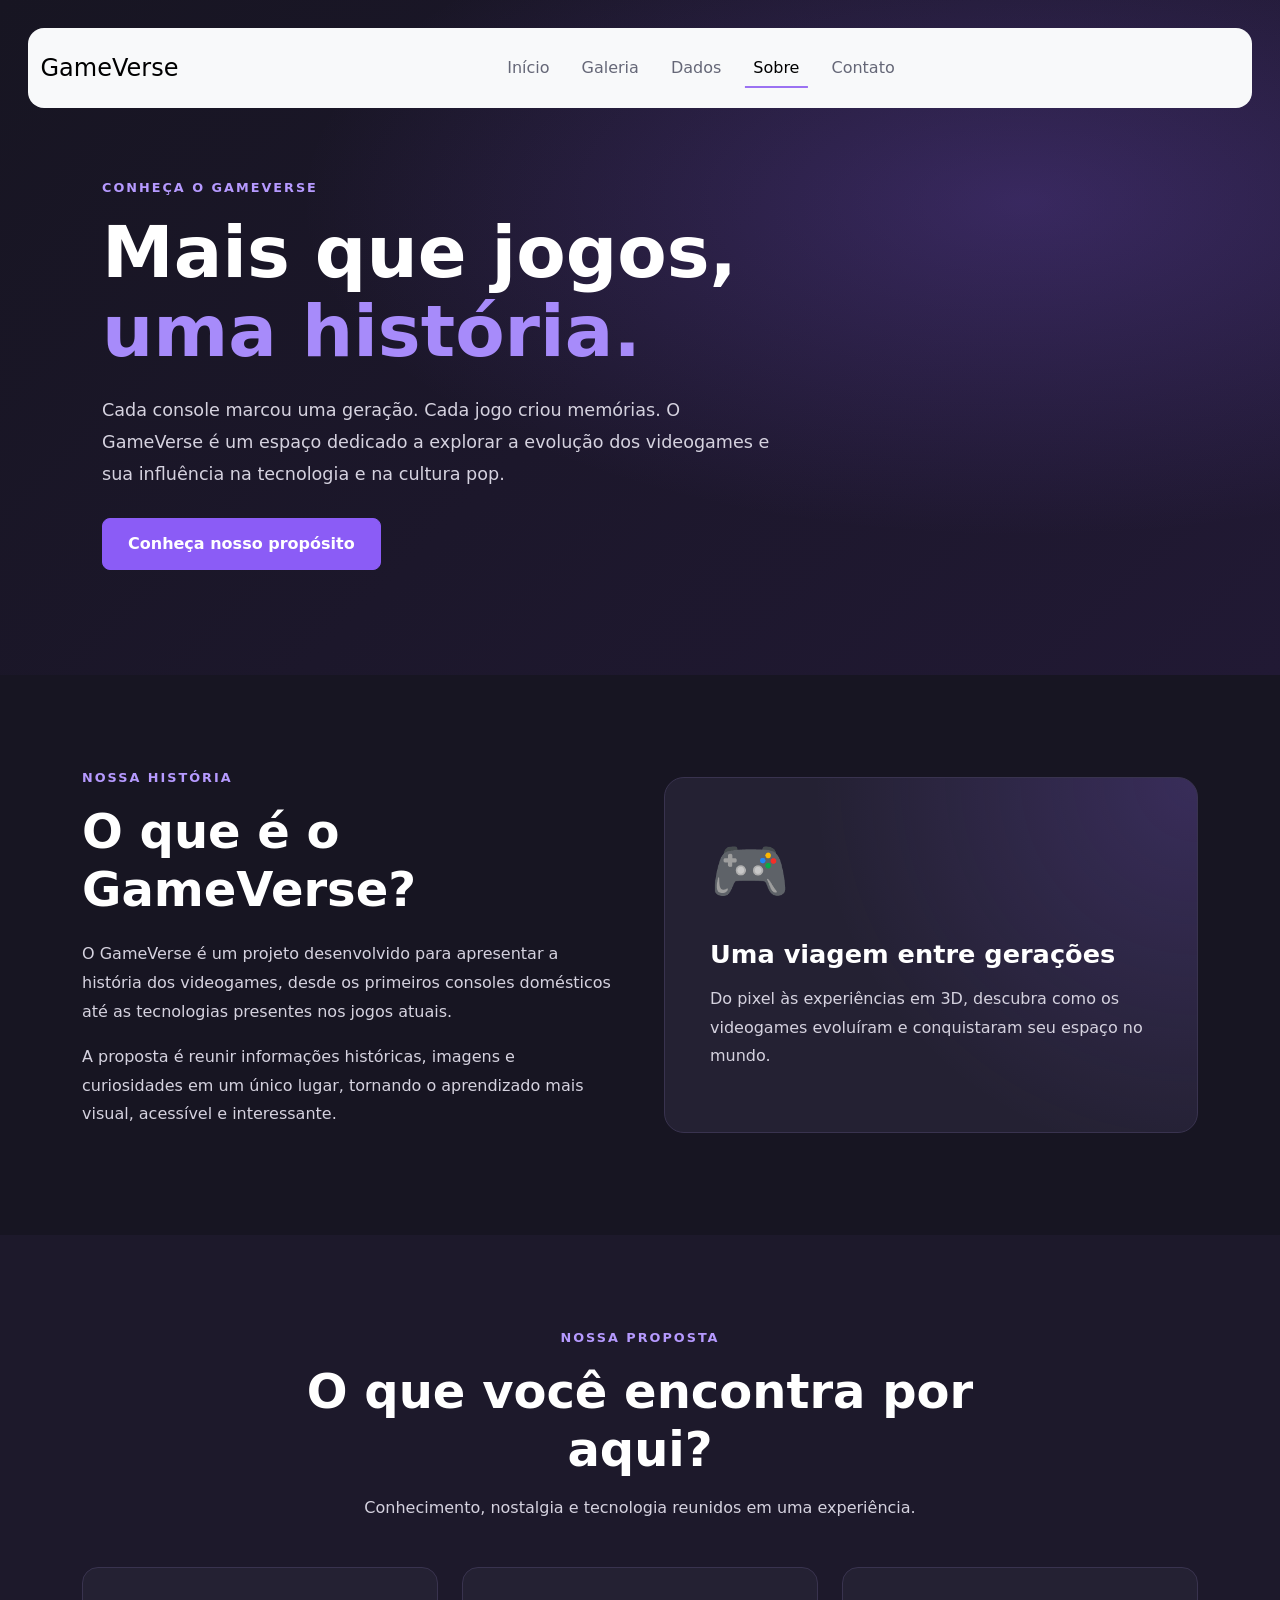
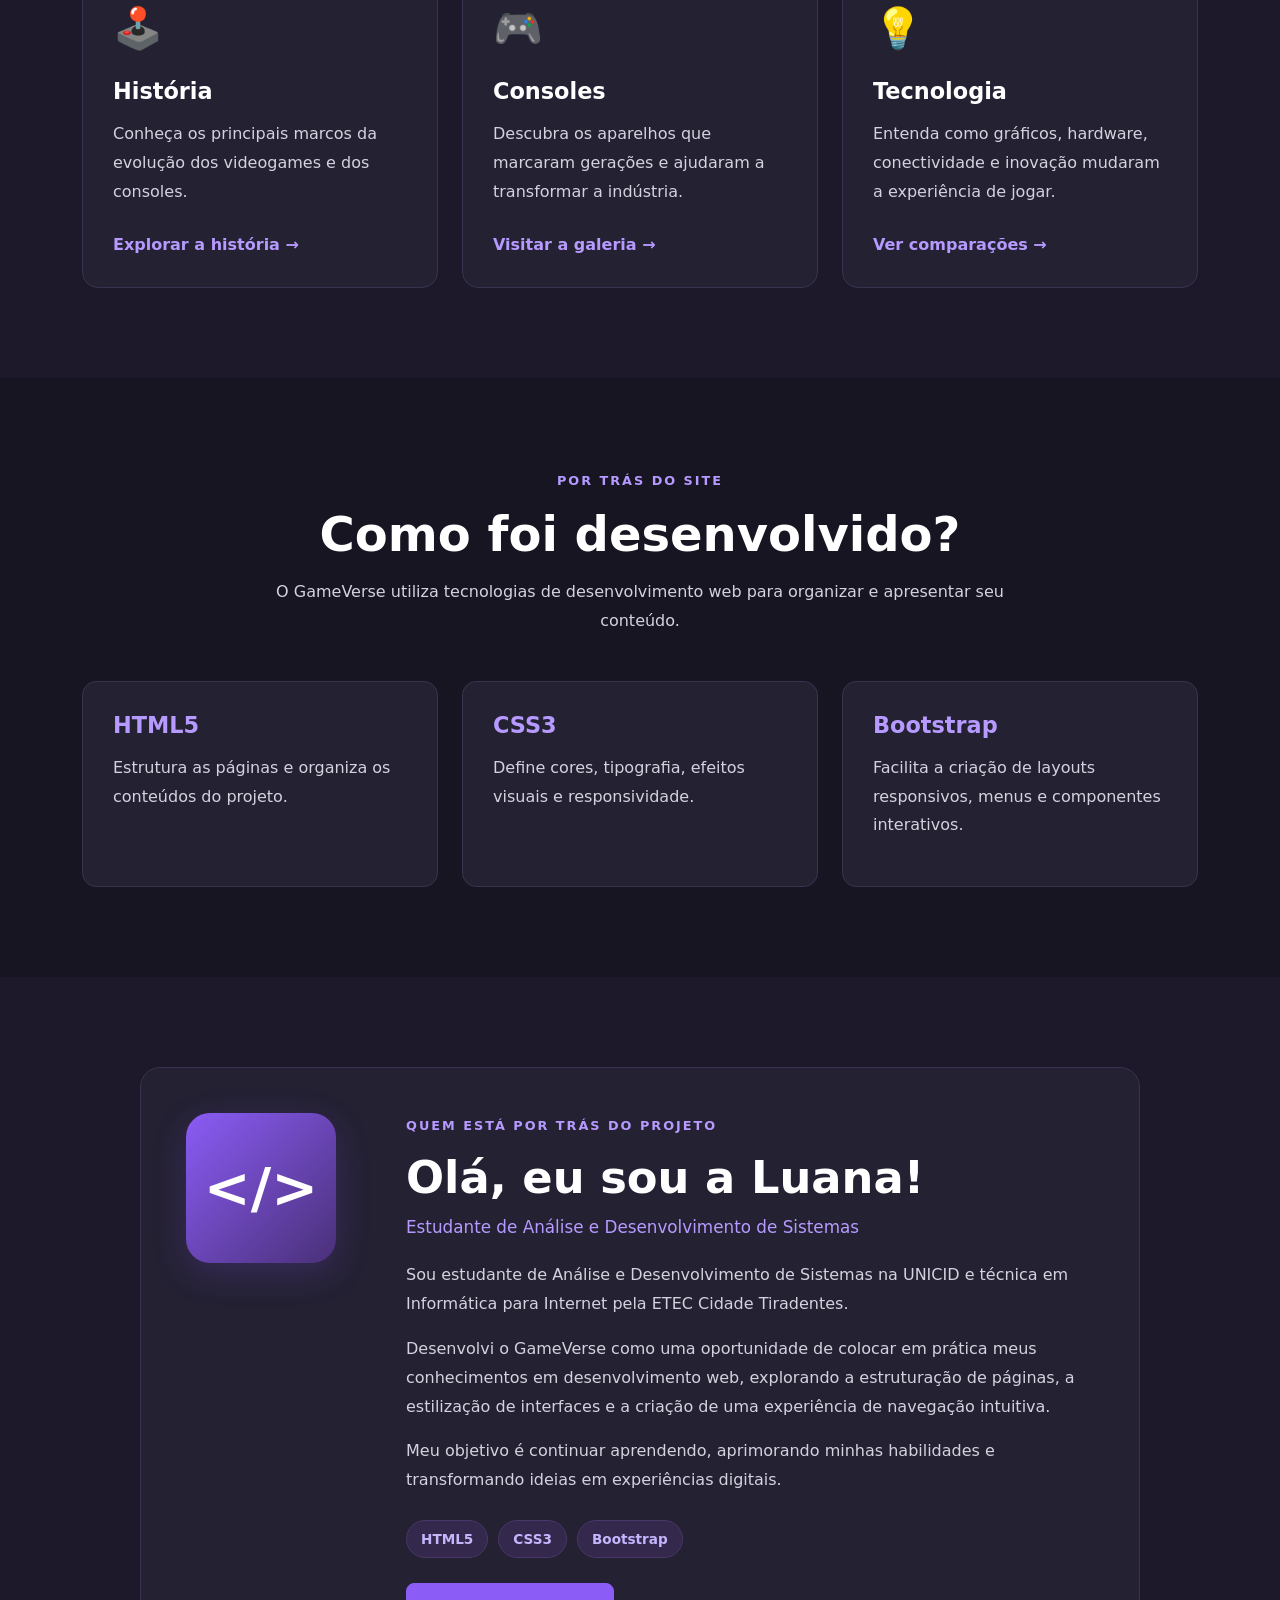
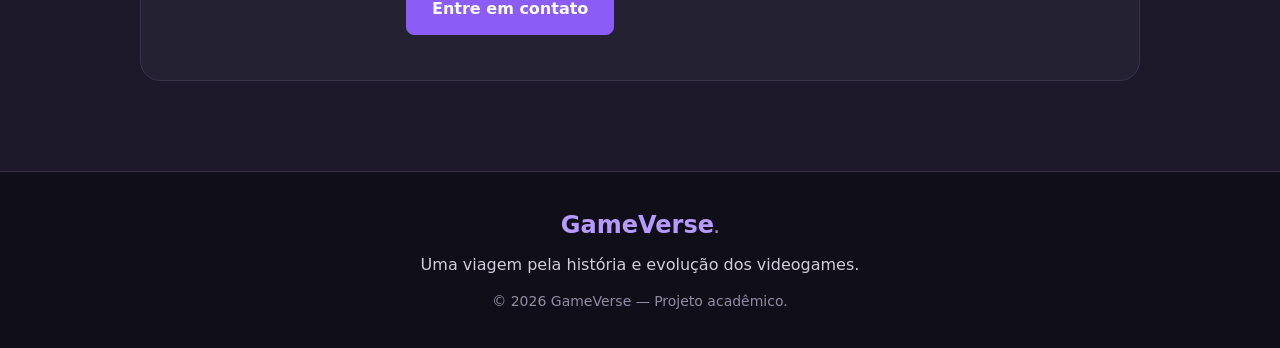
<file: AT2-DeploySite/sobre.html>
<!DOCTYPE html>
<html lang="pt-br">

<head>
    <meta charset="UTF-8">
    <meta name="viewport" content="width=device-width, initial-scale=1.0">

    <title>GV | Sobre o GameVerse</title>

    <!-- Bootstrap CSS -->
    <link href="https://cdn.jsdelivr.net/npm/bootstrap@5.3.8/dist/css/bootstrap.min.css" rel="stylesheet">

    <!-- CSS do projeto -->
    <link rel="stylesheet" href="css/style.css">

    <!-- Ícone da aba do navegador -->
    <link rel="icon" type="image/png" href="img/icon.png">
</head>

<body>

    <!-- NAVBAR -->
    <nav class="navbar navbar-expand-lg navbar-light bg-light fixed-top">
        <div class="container-fluid">

            <a class="navbar-brand me-auto" href="index.html">
                GameVerse
            </a>

            <button class="navbar-toggler" type="button" data-bs-toggle="offcanvas" data-bs-target="#offcanvasNavbar"
                aria-controls="offcanvasNavbar" aria-label="Abrir menu">

                <span class="navbar-toggler-icon"></span>
            </button>

            <div class="offcanvas offcanvas-end" tabindex="-1" id="offcanvasNavbar"
                aria-labelledby="offcanvasNavbarLabel">

                <div class="offcanvas-header">
                    <h5 class="offcanvas-title" id="offcanvasNavbarLabel">
                        Menu
                    </h5>

                    <button type="button" class="btn-close" data-bs-dismiss="offcanvas" aria-label="Fechar">
                    </button>
                </div>

                <div class="offcanvas-body">
                    <ul class="navbar-nav justify-content-center flex-grow-1 pe-3">

                        <li class="nav-item">
                            <a class="nav-link mx-lg-2" href="index.html">
                                Início
                            </a>
                        </li>

                        <li class="nav-item">
                            <a class="nav-link mx-lg-2" href="galeria.html">
                                Galeria
                            </a>
                        </li>

                        <li class="nav-item">
                            <a class="nav-link mx-lg-2" href="dados.html">
                                Dados
                            </a>
                        </li>

                        <li class="nav-item">
                            <a class="nav-link active mx-lg-2" href="sobre.html" aria-current="page">
                                Sobre
                            </a>
                        </li>

                        <li class="nav-item">
                            <a class="nav-link mx-lg-2" href="contato.html">
                                Contato
                            </a>
                        </li>

                    </ul>
                </div>
            </div>
        </div>
    </nav>
    <!-- FIM NAVBAR -->


    <main>

        <!-- APRESENTAÇÃO -->
        <section class="sobre-hero">
            <div class="container">

                <span class="sobre-etiqueta">
                    CONHEÇA O GAMEVERSE
                </span>

                <h1>
                    Mais que jogos,
                    <span>uma história.</span>
                </h1>

                <p>
                    Cada console marcou uma geração.
                    Cada jogo criou memórias.
                    O GameVerse é um espaço dedicado a explorar
                    a evolução dos videogames e sua influência
                    na tecnologia e na cultura pop.
                </p>

                <a href="#objetivo" class="btn btn-roxo">
                    Conheça nosso propósito
                </a>

            </div>
        </section>


        <!-- SOBRE O PROJETO -->
        <section class="sobre-secao" id="objetivo">
            <div class="container">

                <div class="row align-items-center g-5">

                    <div class="col-12 col-lg-6">

                        <span class="sobre-etiqueta">
                            NOSSA HISTÓRIA
                        </span>

                        <h2>O que é o GameVerse?</h2>

                        <p>
                            O GameVerse é um projeto desenvolvido
                            para apresentar a história dos videogames,
                            desde os primeiros consoles domésticos
                            até as tecnologias presentes nos jogos atuais.
                        </p>

                        <p>
                            A proposta é reunir informações históricas,
                            imagens e curiosidades em um único lugar,
                            tornando o aprendizado mais visual,
                            acessível e interessante.
                        </p>

                    </div>

                    <div class="col-12 col-lg-6">

                        <div class="sobre-destaque">
                            <div class="sobre-simbolo">🎮</div>

                            <h3>Uma viagem entre gerações</h3>

                            <p>
                                Do pixel às experiências em 3D,
                                descubra como os videogames evoluíram
                                e conquistaram seu espaço no mundo.
                            </p>
                        </div>

                    </div>

                </div>
            </div>
        </section>


        <!-- OBJETIVOS -->
        <section class="sobre-secao sobre-objetivos">
            <div class="container">

                <div class="sobre-titulo">
                    <span class="sobre-etiqueta">
                        NOSSA PROPOSTA
                    </span>

                    <h2>O que você encontra por aqui?</h2>

                    <p>
                        Conhecimento, nostalgia e tecnologia
                        reunidos em uma experiência.
                    </p>
                </div>

                <div class="row g-4">

                    <div class="col-12 col-md-6 col-lg-4">
                        <article class="sobre-card">

                            <div class="sobre-icone">🕹️</div>

                            <h3>História</h3>

                            <p>
                                Conheça os principais marcos
                                da evolução dos videogames
                                e dos consoles.
                            </p>

                            <a href="dados.html">
                                Explorar a história →
                            </a>

                        </article>
                    </div>

                    <div class="col-12 col-md-6 col-lg-4">
                        <article class="sobre-card">

                            <div class="sobre-icone">🎮</div>

                            <h3>Consoles</h3>

                            <p>
                                Descubra os aparelhos que
                                marcaram gerações e ajudaram
                                a transformar a indústria.
                            </p>

                            <a href="galeria.html">
                                Visitar a galeria →
                            </a>

                        </article>
                    </div>

                    <div class="col-12 col-md-6 col-lg-4">
                        <article class="sobre-card">

                            <div class="sobre-icone">💡</div>

                            <h3>Tecnologia</h3>

                            <p>
                                Entenda como gráficos, hardware,
                                conectividade e inovação mudaram
                                a experiência de jogar.
                            </p>

                            <a href="dados.html#comparacao">
                                Ver comparações →
                            </a>

                        </article>
                    </div>

                </div>
            </div>
        </section>


        <!-- DESENVOLVIMENTO -->
        <section class="sobre-secao">
            <div class="container">

                <div class="sobre-titulo">
                    <span class="sobre-etiqueta">
                        POR TRÁS DO SITE
                    </span>

                    <h2>Como foi desenvolvido?</h2>

                    <p>
                        O GameVerse utiliza tecnologias de
                        desenvolvimento web para organizar
                        e apresentar seu conteúdo.
                    </p>
                </div>

                <div class="row g-4">

                    <div class="col-12 col-md-4">
                        <div class="tecnologia-card">
                            <h3>HTML5</h3>
                            <p>
                                Estrutura as páginas e organiza
                                os conteúdos do projeto.
                            </p>
                        </div>
                    </div>

                    <div class="col-12 col-md-4">
                        <div class="tecnologia-card">
                            <h3>CSS3</h3>
                            <p>
                                Define cores, tipografia,
                                efeitos visuais e responsividade.
                            </p>
                        </div>
                    </div>

                    <div class="col-12 col-md-4">
                        <div class="tecnologia-card">
                            <h3>Bootstrap</h3>
                            <p>
                                Facilita a criação de layouts
                                responsivos, menus e componentes
                                interativos.
                            </p>
                        </div>
                    </div>

                </div>

            </div>
        </section>

        <!-- SOBRE A DESENVOLVEDORA -->
        <section class="sobre-desenvolvedora" id="desenvolvedora">
            <div class="container">

                <div class="desenvolvedora-card">

                    <div class="desenvolvedora-icon">
                        <span>&lt;/&gt;</span>
                    </div>

                    <div class="desenvolvedora-conteudo">

                        <span class="sobre-etiqueta">
                            QUEM ESTÁ POR TRÁS DO PROJETO
                        </span>

                        <h2>Olá, eu sou a Luana!</h2>

                        <h3>
                            Estudante de Análise e Desenvolvimento de Sistemas
                        </h3>

                        <p>
                            Sou estudante de Análise e Desenvolvimento de
                            Sistemas na UNICID e técnica em Informática para
                            Internet pela ETEC Cidade Tiradentes.
                        </p>

                        <p>
                            Desenvolvi o GameVerse como uma oportunidade de
                            colocar em prática meus conhecimentos em
                            desenvolvimento web, explorando a estruturação
                            de páginas, a estilização de interfaces e a criação
                            de uma experiência de navegação intuitiva.
                        </p>

                        <p>
                            Meu objetivo é continuar aprendendo, aprimorando
                            minhas habilidades e transformando ideias em
                            experiências digitais.
                        </p>

                        <div class="desenvolvedora-tecnologias">
                            <span>HTML5</span>
                            <span>CSS3</span>
                            <span>Bootstrap</span>
                        </div>

                        <a href="contato.html" class="btn btn-roxo">
                            Entre em contato
                        </a>

                    </div>

                </div>

            </div>
        </section>
        <!-- FIM SOBRE A DESENVOLVEDORA -->

    </main>


    <!-- RODAPÉ -->
    <footer class="gameverse-footer">
        <div class="container text-center">

            <a class="footer-logo" href="index.html">
                GameVerse<span>.</span>
            </a>

            <p>
                Uma viagem pela história e evolução dos videogames.
            </p>

            <small>
                © 2026 GameVerse — Projeto acadêmico.
            </small>

        </div>
    </footer>


    <!-- Bootstrap JS -->
    <script src="https://cdn.jsdelivr.net/npm/bootstrap@5.3.8/dist/js/bootstrap.bundle.min.js">
    </script>

</body>

</html>
</file>
<file: AT2-DeploySite/css/style.css>
/* =================================
   Inicio - GameVerse
================================= */

.navbar {
    background-color: #fff;
    height: 80px;
    margin: 28px;
    border-radius: 16px;
    padding: 0.5px;
}

.navbar-brand {
    font-weight: 500;
    font-size: 24px;
}

.nav-link {
    color: #656777;
    font-weight: 500;
    position: relative;
}

.nav-link:hover,
.nav-link.active:hover {
    color: #9B72F2;
}

@media (min-width: 991px) {


    .nav-link::before {
        content: '';
        position: absolute;
        bottom: 0;
        left: 50%;
        transform: translateX(-50%);
        width: 0;
        height: 2px;
        background-color: #9B72F2;
        visibility: hidden;
        transition: 0.3s ease-in-out;

    }

    .nav-link:hover::before,
    .nav-link.active::before {
        width: 100%;
        visibility: visible;

    }
}

.hero-section {

    background: url('../img/ff.jpg') no-repeat center;
    background-size: cover;
    width: 100%;

}

.hero-section::before {
    background-color: rgba(0, 0, 0, 0.6);
    content: '';
    position: absolute;
    top: 0;
    right: 0;
    bottom: 0;
    left: 0;
}

.hero-section .container {
    height: 100vh;
    z-index: 1;
    position: relative;

}

.hero-section h1 {
    font-size: clamp(2rem, 4vw, 3.5rem);
    font-weight: bold;
    max-width: 850px;
}

.hero-section h2 {
    font-size: clamp(1.1rem, 2vw, 1.5rem);
    line-height: 1.5;
    max-width: 750px;
}


.hero-buttons {
    display: flex;
    flex-wrap: wrap;
    gap: 15px;
    margin-top: 15px;
}

.hero-buttons .btn {
    padding: 12px 24px;
    border-radius: 8px;
    font-weight: 600;
    transition: 0.3s;
}

.hero-buttons .btn-primary {
    background-color: #8b5cf6;
    border-color: #8b5cf6;
}

.hero-buttons .btn-primary:hover {
    background-color: #7041d8;
    border-color: #7041d8;
    transform: translateY(-3px);
}

.hero-buttons .btn-outline-light:hover {
    transform: translateY(-3px);
}


/* =================================
   Galeria - Imagens dos Jogos
================================= */
.section-galeria {
    min-height: 100vh;
    padding: 60px 0;
    background-color: #171522;
    color: #fff;
}

.section-galeria h1 {
    font-size: clamp(2rem, 4vw, 3rem);
    font-weight: bold;
    margin-bottom: 15px;
}

.section-galeria .card {
    height: 100%;
    overflow: hidden;
    background-color: #242133;
    color: #fff;
    border: 1px solid #39334f;
    border-radius: 14px;
    transition: transform 0.3s ease, box-shadow 0.3s ease;
}

.section-galeria .card:hover {
    transform: translateY(-6px);
    box-shadow: 0 8px 24px rgba(139, 92, 246, 0.2);
}

.section-galeria .card-img-top {
    width: 100%;
    height: 220px;
    object-fit: cover;
}

.section-galeria .card-title {
    color: #b69aff;
    font-weight: bold;
}

.section-galeria .card-text {
    color: #d5d2df;
    line-height: 1.6;
}


/* =================================
   DADOS - HISTÓRIA DOS VIDEOGAMES
================================= */

.dados-hero {
    min-height: 75vh;
    padding: 150px 0 80px;
    display: flex;
    align-items: center;
    color: #fff;
    background:
        radial-gradient(ellipse at 80% 30%,
            rgba(139, 92, 246, 0.25), transparent 50%),
        linear-gradient(135deg, #171522, #211934);
}

.dados-hero .container {
    max-width: 1100px;
}

.dados-etiqueta {
    display: inline-block;
    margin-bottom: 16px;
    color: #b69aff;
    font-size: 0.8rem;
    font-weight: 700;
    letter-spacing: 2px;
}

.dados-hero h1 {
    max-width: 850px;
    font-size: clamp(2.5rem, 6vw, 4.5rem);
    font-weight: 800;
    line-height: 1.1;
    margin-bottom: 24px;
}

.dados-hero h1 span {
    color: #a78bfa;
}

.dados-hero p {
    max-width: 680px;
    color: #d5d2df;
    font-size: 1.1rem;
    line-height: 1.8;
    margin-bottom: 28px;
}

.btn-roxo {
    display: inline-block;
    padding: 13px 25px;
    color: #fff;
    background-color: #8b5cf6;
    border: 1px solid #8b5cf6;
    border-radius: 8px;
    font-weight: 600;
    transition: 0.3s;
}

.btn-roxo:hover {
    color: #fff;
    background-color: #7041d8;
    border-color: #7041d8;
    transform: translateY(-3px);
}

/* SEÇÕES */

.dados-secao {
    padding: 90px 0;
    background-color: #171522;
    color: #fff;
}

.dados-secao:nth-of-type(odd) {
    background-color: #1d192b;
}

.dados-titulo {
    max-width: 750px;
    margin: 0 auto 50px;
    text-align: center;
}

.dados-titulo h2 {
    font-size: clamp(2rem, 4vw, 3rem);
    font-weight: 800;
    margin-bottom: 16px;
}

.dados-titulo p {
    color: #c6c1d3;
    line-height: 1.8;
}

/* LINHA DO TEMPO */

.timeline {
    max-width: 850px;
    margin: 0 auto;
    position: relative;
}

.timeline::before {
    content: "";
    position: absolute;
    left: 65px;
    top: 10px;
    bottom: 10px;
    width: 2px;
    background-color: #8b5cf6;
}

.timeline-item {
    position: relative;
    display: grid;
    grid-template-columns: 110px 1fr;
    gap: 20px;
    margin-bottom: 30px;
}

.timeline-ano {
    position: relative;
    z-index: 1;
    align-self: start;
    padding-top: 22px;
    color: #b69aff;
    font-size: 1.1rem;
    font-weight: 800;
}

.timeline-card {
    padding: 25px;
    background-color: #242133;
    border: 1px solid #39334f;
    border-radius: 14px;
    transition: transform 0.3s, border-color 0.3s;
}

.timeline-card:hover {
    transform: translateY(-4px);
    border-color: #8b5cf6;
}

.timeline-card h3 {
    margin-bottom: 12px;
    font-size: 1.25rem;
    font-weight: 700;
}

.timeline-card p {
    margin-bottom: 16px;
    color: #d5d2df;
    line-height: 1.8;
}

.timeline-tag {
    display: inline-block;
    padding: 6px 12px;
    color: #c4b5fd;
    background-color: rgba(139, 92, 246, 0.15);
    border-radius: 20px;
    font-size: 0.8rem;
}

/* TABELA */

.dados-tabela .table-responsive {
    border: 1px solid #39334f;
    border-radius: 12px;
    overflow-x: auto;
}

.dados-tabela .table {
    margin-bottom: 0;
    min-width: 680px;
}

.dados-tabela .table thead th {
    padding: 18px;
    color: #c4b5fd;
    background-color: #29223d;
    border-color: #39334f;
}

.dados-tabela .table tbody td {
    padding: 16px 18px;
    border-color: #39334f;
}

.dados-tabela .table-hover tbody tr:hover td {
    color: #fff;
    background-color: #34284d;
}

.tabela-nota {
    margin-top: 15px;
    color: #aaa4bb;
    font-size: 0.85rem;
}

/* ACCORDION */

.dados-faq .accordion {
    max-width: 850px;
    margin: 0 auto;
    --bs-accordion-bg: #242133;
    --bs-accordion-color: #e7e3ef;
    --bs-accordion-border-color: #39334f;
    --bs-accordion-btn-bg: #242133;
    --bs-accordion-btn-color: #fff;
    --bs-accordion-active-bg: #34284d;
    --bs-accordion-active-color: #c4b5fd;
    --bs-accordion-btn-focus-box-shadow:
        0 0 0 0.2rem rgba(139, 92, 246, 0.2);
}

.dados-faq .accordion-button {
    padding: 22px;
    font-weight: 600;
}

.dados-faq .accordion-button::after {
    filter: brightness(0) invert(1);
}

.dados-faq .accordion-body {
    color: #d5d2df;
    line-height: 1.8;
}

/* RODAPÉ */

.gameverse-footer {
    padding: 45px 0;
    color: #c6c1d3;
    background-color: #100e18;
    border-top: 1px solid #39334f;
}

.footer-logo {
    display: inline-block;
    margin-bottom: 12px;
    color: #fff;
    font-size: 1.7rem;
    font-weight: 800;
    text-decoration: none;
}

.footer-logo span {
    color: #a78bfa;
}

.gameverse-footer p {
    margin-bottom: 18px;
}

.gameverse-footer small {
    color: #928ba4;
}

/* RESPONSIVIDADE */

@media (max-width: 576px) {
    .dados-hero {
        min-height: 70vh;
        padding: 130px 0 60px;
    }

    .dados-secao {
        padding: 65px 0;
    }

    .timeline::before {
        left: 7px;
    }

    .timeline-item {
        grid-template-columns: 1fr;
        gap: 10px;
        padding-left: 28px;
    }

    .timeline-ano {
        padding-top: 0;
    }

    .timeline-card {
        padding: 20px;
    }

    .dados-faq .accordion-button {
        padding: 18px;
        font-size: 0.95rem;
    }
}

/* =========================
   PÁGINA SOBRE
========================= */

.sobre-hero {
    min-height: 75vh;
    padding: 150px 0 80px;
    display: flex;
    align-items: center;
    color: #fff;
    background:
        radial-gradient(ellipse at 80% 30%,
            rgba(139, 92, 246, 0.25),
            transparent 50%),
        linear-gradient(135deg, #171522, #211934);
}

.sobre-hero .container {
    max-width: 1100px;
}

.sobre-etiqueta {
    display: inline-block;
    margin-bottom: 16px;
    color: #b69aff;
    font-size: 0.8rem;
    font-weight: 700;
    letter-spacing: 2px;
}

.sobre-hero h1 {
    max-width: 800px;
    font-size: clamp(2.5rem, 6vw, 4.5rem);
    font-weight: 800;
    line-height: 1.1;
    margin-bottom: 24px;
}

.sobre-hero h1 span {
    color: #a78bfa;
}

.sobre-hero p {
    max-width: 680px;
    color: #d5d2df;
    font-size: 1.1rem;
    line-height: 1.8;
    margin-bottom: 28px;
}

/* SEÇÕES */

.sobre-secao {
    padding: 90px 0;
    color: #fff;
    background-color: #171522;
}

.sobre-objetivos {
    background-color: #1d192b;
}

.sobre-secao h2 {
    font-size: clamp(2rem, 4vw, 3rem);
    font-weight: 800;
    margin-bottom: 22px;
}

.sobre-secao p {
    color: #d5d2df;
    line-height: 1.8;
}

/* DESTAQUE */

.sobre-destaque {
    padding: 45px;
    background:
        radial-gradient(circle at top right,
            rgba(139, 92, 246, 0.2),
            transparent 60%),
        #242133;
    border: 1px solid #39334f;
    border-radius: 20px;
}

.sobre-simbolo {
    font-size: 4rem;
    margin-bottom: 20px;
}

.sobre-destaque h3 {
    font-size: 1.6rem;
    font-weight: 700;
    margin-bottom: 15px;
}

/* TÍTULOS CENTRALIZADOS */

.sobre-titulo {
    max-width: 750px;
    margin: 0 auto 45px;
    text-align: center;
}

.sobre-titulo h2 {
    margin-bottom: 15px;
}

/* CARDS DE OBJETIVOS */

.sobre-card {
    height: 100%;
    padding: 30px;
    background-color: #242133;
    border: 1px solid #39334f;
    border-radius: 16px;
    transition: transform 0.3s, border-color 0.3s;
}

.sobre-card:hover {
    transform: translateY(-6px);
    border-color: #8b5cf6;
}

.sobre-icone {
    font-size: 2.5rem;
    margin-bottom: 20px;
}

.sobre-card h3 {
    font-size: 1.4rem;
    font-weight: 700;
    margin-bottom: 15px;
}

.sobre-card a {
    display: inline-block;
    margin-top: 10px;
    color: #b69aff;
    font-weight: 600;
    text-decoration: none;
}

.sobre-card a:hover {
    color: #d0bcff;
}

/* TECNOLOGIAS */

.tecnologia-card {
    height: 100%;
    padding: 30px;
    background-color: #242133;
    border: 1px solid #39334f;
    border-radius: 14px;
    transition: transform 0.3s, border-color 0.3s;
}

.tecnologia-card:hover {
    transform: translateY(-4px);
    border-color: #8b5cf6;
}

.tecnologia-card h3 {
    color: #b69aff;
    font-size: 1.4rem;
    font-weight: 800;
    margin-bottom: 15px;
}

/* RESPONSIVIDADE */

@media (max-width: 576px) {
    .sobre-hero {
        min-height: 70vh;
        padding: 130px 0 60px;
    }

    .sobre-secao {
        padding: 65px 0;
    }

    .sobre-destaque,
    .sobre-card,
    .tecnologia-card {
        padding: 24px;
    }
}

/* SEÇÃO DA DESENVOLVEDORA */

.sobre-desenvolvedora {
    padding: 90px 0;
    background-color: #1d192b;
    color: #fff;
}

.desenvolvedora-card {
    display: grid;
    grid-template-columns: 180px 1fr;
    gap: 40px;
    align-items: start;
    max-width: 1000px;
    margin: 0 auto;
    padding: 45px;
    background-color: #242133;
    border: 1px solid #39334f;
    border-radius: 20px;
}

.desenvolvedora-icon {
    display: flex;
    align-items: center;
    justify-content: center;
    width: 150px;
    height: 150px;
    border-radius: 24px;
    background: linear-gradient(135deg, #8b5cf6, #493078);
    box-shadow: 0 10px 35px rgba(139, 92, 246, 0.2);
}

.desenvolvedora-icon span {
    font-size: 3.5rem;
    font-weight: 800;
    color: #fff;
}

.desenvolvedora-conteudo h2 {
    font-size: clamp(2rem, 4vw, 2.8rem);
    font-weight: 800;
    margin-bottom: 12px;
}

.desenvolvedora-conteudo h3 {
    font-size: 1.05rem;
    font-weight: 500;
    color: #b69aff;
    margin-bottom: 24px;
}

.desenvolvedora-conteudo p {
    color: #d5d2df;
    line-height: 1.8;
}

.desenvolvedora-tecnologias {
    display: flex;
    flex-wrap: wrap;
    gap: 10px;
    margin: 25px 0;
}

.desenvolvedora-tecnologias span {
    padding: 8px 14px;
    color: #c4b5fd;
    background-color: #34284d;
    border: 1px solid #493768;
    border-radius: 20px;
    font-size: 0.85rem;
    font-weight: 600;
}

@media (max-width: 768px) {
    .sobre-desenvolvedora {
        padding: 60px 0;
    }

    .desenvolvedora-card {
        grid-template-columns: 1fr;
        gap: 25px;
        padding: 28px;
    }

    .desenvolvedora-icon {
        width: 100px;
        height: 100px;
        border-radius: 20px;
    }

    .desenvolvedora-icon span {
        font-size: 2.5rem;
    }
}
/* ==========================
   PÁGINA DE CONTATO
========================== */

.contato-body {
    background-color: #171421;
    color: #fff;
}

.contato-navbar {
    background-color: rgba(23, 20, 33, 0.96);
    backdrop-filter: blur(10px);
    border-bottom: 1px solid #393047;
}

.logo-game {
    color: #b69aff;
}

.contato-hero {
    padding: 150px 0 65px;
    background:
        radial-gradient(
            circle at top,
            rgba(139, 92, 246, 0.18),
            transparent 65%
        );
}

.contato-etiqueta {
    display: inline-block;
    margin-bottom: 18px;
    color: #b69aff;
    font-size: 0.85rem;
    font-weight: 700;
    letter-spacing: 3px;
}

.contato-hero h1 {
    margin-bottom: 20px;
    font-size: clamp(2.5rem, 5vw, 4rem);
    font-weight: 800;
}

.contato-hero h1 span {
    color: #a78bfa;
}

.contato-hero p {
    max-width: 650px;
    margin: 0 auto;
    color: #d1cdda;
    line-height: 1.8;
}

.contato-secao {
    padding: 35px 0 90px;
}

.contato-card {
    height: 100%;
    padding: 35px 25px;
    text-align: center;
    background-color: #242133;
    border: 1px solid #39334f;
    border-radius: 20px;
    transition: transform 0.3s ease, border-color 0.3s ease;
}

.contato-card:hover {
    transform: translateY(-8px);
    border-color: #8b5cf6;
}

.contato-icone {
    display: flex;
    align-items: center;
    justify-content: center;
    width: 75px;
    height: 75px;
    margin: 0 auto 25px;
    color: #fff;
    background: linear-gradient(135deg, #8b5cf6, #493078);
    border-radius: 20px;
    font-size: 2rem;
}

.contato-card h2 {
    margin-bottom: 15px;
    font-size: 1.4rem;
    font-weight: 700;
}

.contato-card p {
    min-height: 75px;
    color: #c9c5d4;
    line-height: 1.7;
}

.contato-link {
    display: inline-block;
    margin-top: 15px;
    color: #b69aff;
    font-weight: 700;
    text-decoration: none;
    transition: color 0.3s ease;
}

.contato-link:hover {
    color: #fff;
}

.contato-link i {
    margin-left: 5px;
}

.contato-mensagem {
    max-width: 750px;
    margin: 80px auto 0;
    padding: 40px 25px;
    background-color: #211c30;
    border: 1px solid #39334f;
    border-radius: 20px;
}

.contato-mensagem > i {
    display: inline-block;
    margin-bottom: 15px;
    color: #b69aff;
    font-size: 2.5rem;
}

.contato-mensagem h2 {
    margin-bottom: 15px;
    font-weight: 800;
}

.contato-mensagem p {
    margin-bottom: 25px;
    color: #d1cdda;
    line-height: 1.8;
}

.btn-contato-voltar {
    display: inline-block;
    padding: 12px 22px;
    color: #fff;
    background-color: #7650c9;
    border-radius: 10px;
    font-weight: 600;
    text-decoration: none;
    transition: background-color 0.3s ease;
}

.btn-contato-voltar:hover {
    color: #fff;
    background-color: #8b5cf6;
}

.gameverse-footer {
    padding: 35px 0;
    background-color: #100e18;
    border-top: 1px solid #393047;
}

.footer-logo {
    display: inline-block;
    margin-bottom: 10px;
    color: #b69aff;
    font-size: 1.5rem;
    font-weight: 800;
    text-decoration: none;
}

.gameverse-footer p {
    margin-bottom: 12px;
    color: #d1cdda;
}

.gameverse-footer span {
    color: #9690a5;
    font-size: 0.85rem;
}

/* RESPONSIVIDADE */

@media (max-width: 768px) {
    .contato-hero {
        padding: 125px 0 45px;
    }

    .contato-secao {
        padding: 25px 0 60px;
    }

    .contato-card p {
        min-height: auto;
    }

    .contato-mensagem {
        margin-top: 55px;
        padding: 30px 20px;
    }
}
</file>
<file: AT3-CalculadoraIMC/style.css>
body {
    font-family: 'Segoe UI', Tahoma, Geneva, Verdana, sans-serif;
    background-color: #f3effa;
    display: flex;
    justify-content: center;
    align-items: center;
    height: 100vh;
    margin: 0;
}
.container {
    background-color: #ffffff;
    padding: 35px;
    border-radius: 16px;
    box-shadow: 0 8px 24px rgba(142, 120, 181, 0.15);
    width: 100%;
    max-width: 400px;
    border: 1px solid #e1d7f1;
}
h2 {
    text-align: center;
    color: #513d75;
    margin-bottom: 25px;
    font-size: 24px;
}
.radio-group {
    display: flex;
    gap: 15px;
    margin-bottom: 20px;
    justify-content: center;
}
.radio-option {
    display: flex;
    align-items: center;
    gap: 6px;
    color: #614d85;
    font-weight: 500;
    cursor: pointer;
}
.radio-option input[type="radio"] {
    accent-color: #8e78b5;
    cursor: pointer;
}
.input-group {
    margin-bottom: 20px;
}
.input-group label {
    display: block;
    margin-bottom: 8px;
    color: #614d85;
    font-weight: 600;
    font-size: 14px;
}
.input-group input[type="number"] {
    width: 100%;
    padding: 12px;
    border: 2px solid #e1d7f1;
    border-radius: 8px;
    box-sizing: border-box;
    font-size: 16px;
    transition: border-color 0.3s;
    background-color: #faf8ff;
    color: #3b2d54;
}
.input-group input[type="number"]:focus {
    outline: none;
    border-color: #8e78b5;
    background-color: #ffffff;
}
button {
    width: 100%;
    padding: 14px;
    background-color: #8e78b5;
    color: white;
    border: none;
    border-radius: 8px;
    font-size: 16px;
    cursor: pointer;
    font-weight: bold;
    transition: background-color 0.2s, transform 0.1s;
}
button:hover {
    background-color: #765f9b;
}
button:active {
    transform: scale(0.99);
}
#resultado {
    margin-top: 25px;
    padding: 15px;
    border-radius: 8px;
    text-align: center;
    font-size: 16px;
    font-weight: 600;
    display: none;
    line-height: 1.5;
}
.baixo-peso { background-color: #f3effa; color: #765f9b; border: 1px solid #dcd1ee; }
.peso-normal { background-color: #e8e0f5; color: #513d75; border: 1px solid #cbbbe3; }
.sobrepeso { background-color: #dfd2f0; color: #3b2d54; border: 1px solid #baa4da; }
.obesidade { background-color: #d1bfe9; color: #281e3a; border: 1px solid #a689cd; }
</file>
